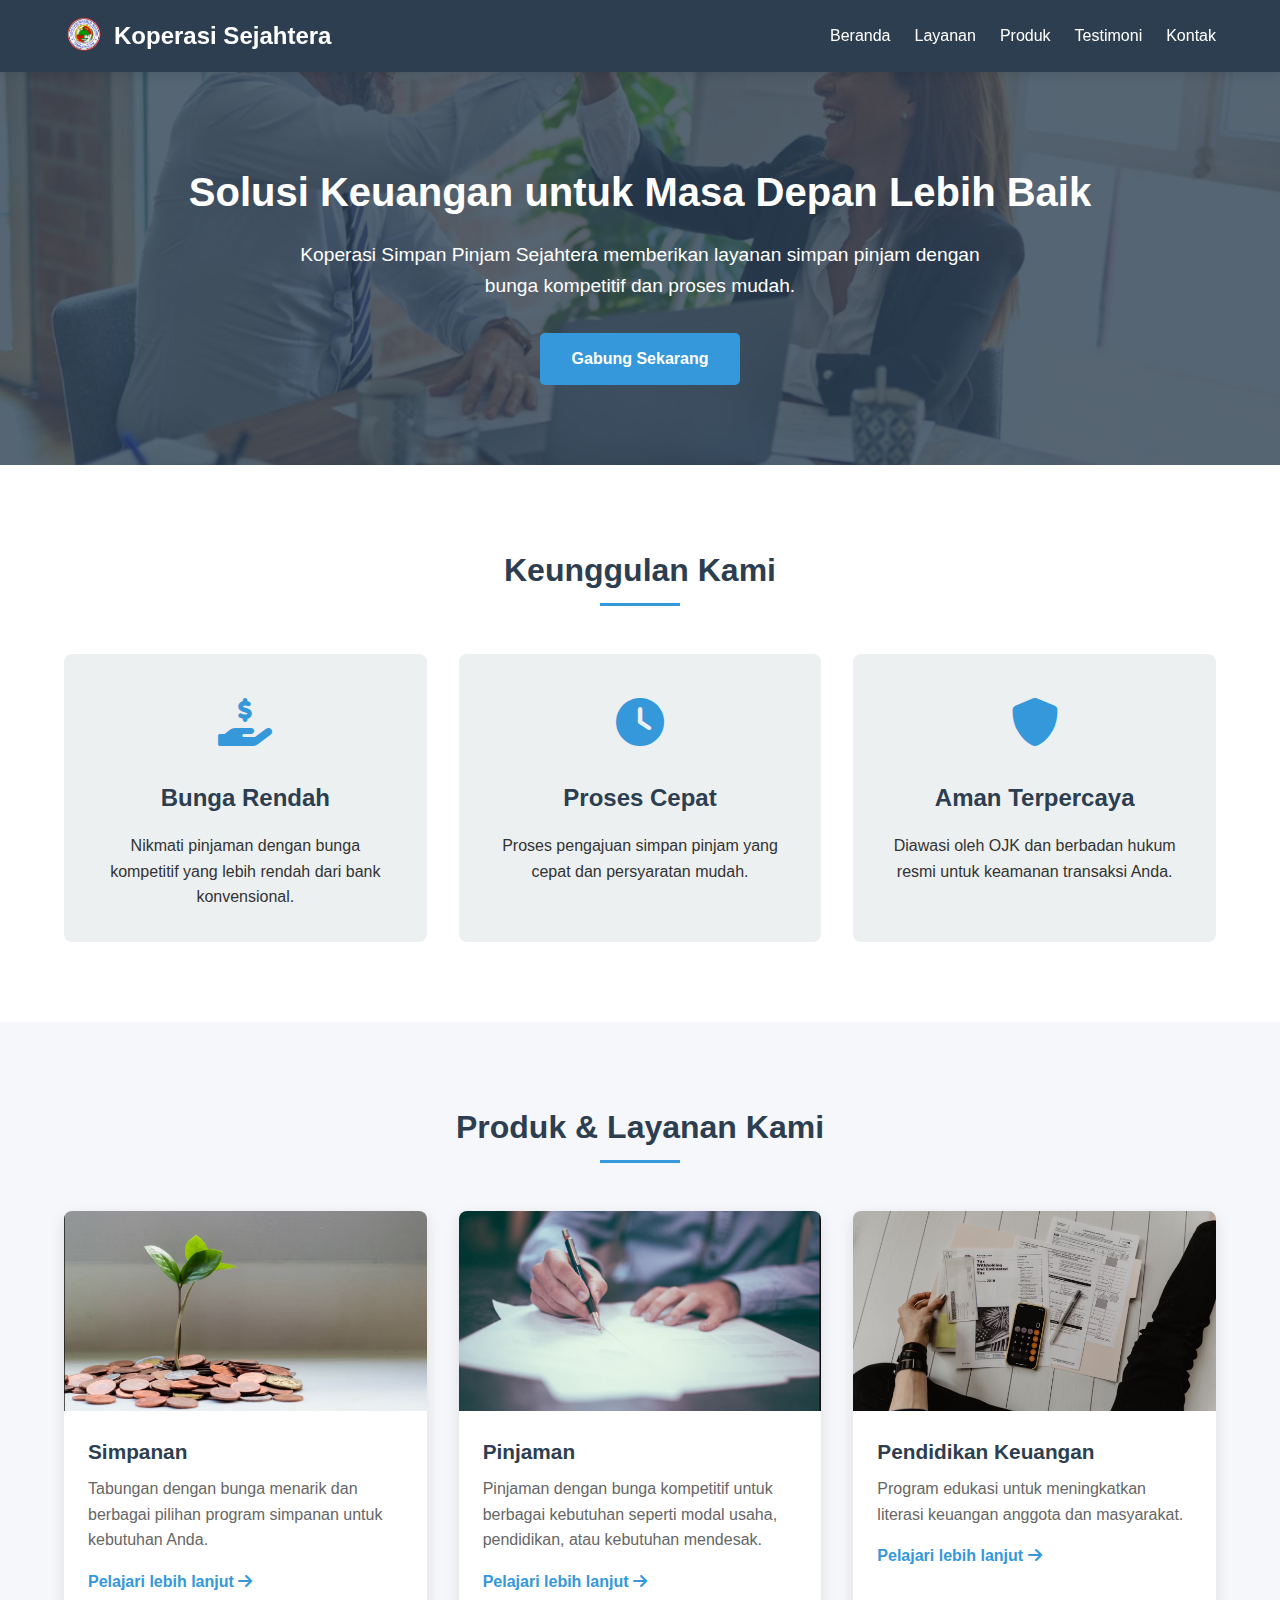
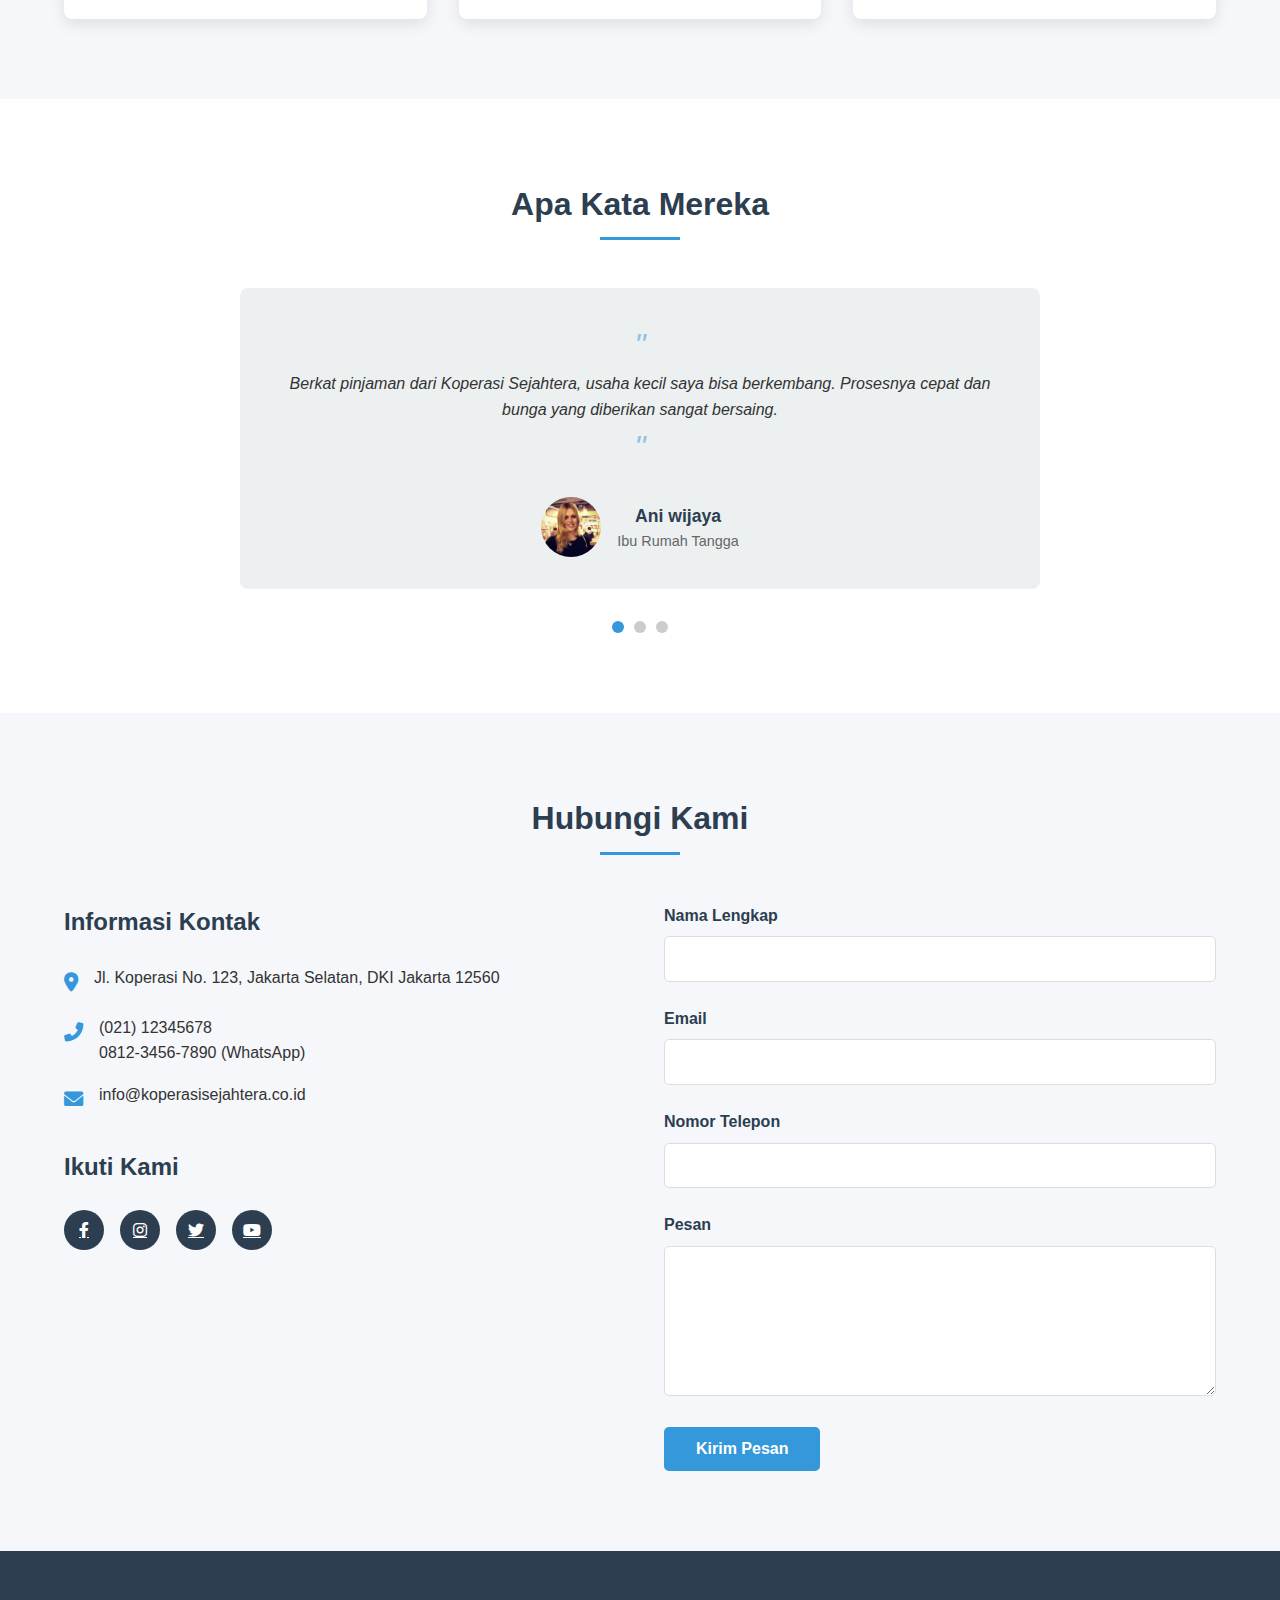
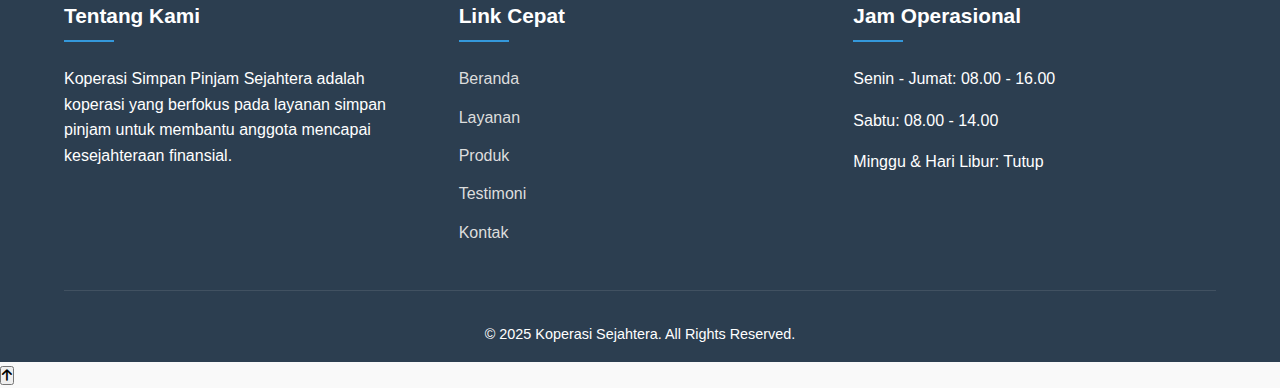
<file: index.html>
<!DOCTYPE html>
<html lang="id">
<head>
    <meta charset="UTF-8">
    <meta name="viewport" content="width=device-width, initial-scale=1.0">
    <title>Koperasi Simpan Pinjam Sejahtera</title>
    <link rel="stylesheet" href="https://cdnjs.cloudflare.com/ajax/libs/font-awesome/6.0.0-beta3/css/all.min.css">
    <link rel="stylesheet" href="css/style.css">
    
</head>
<body>
    <!-- Header -->
    <header>
        <div class="container header-container">
            <div class="logo">
                <img src="images/logokmm.png" alt="Logo Koperasi">
                <h1>Koperasi Sejahtera</h1>
            </div>
            <button class="mobile-menu-btn" id="mobileMenuBtn">
                <i class="fas fa-bars"></i>
            </button>
            <nav id="mainNav">
                <ul>
                    <li><a href="#home">Beranda</a></li>    
                    <li><a href="#features">Layanan</a></li>
                    <li><a href="#services">Produk</a></li>
                    <li><a href="#testimonials">Testimoni</a></li>
                    <li><a href="#contact">Kontak</a></li>
                    
                </ul>
            </nav>
        </div>
    </header>

   <!-- Hero Section -->

<section class="hero" id="home">
  <div class="hero-image-container">
    <img 
      src="images/background.png" 
      srcset="images/background-mobile.png 768w, images/background.png 1200w"
      sizes="(max-width: 768px) 768px, 1200px"
      alt="KSP Sejahtera - Solusi Keuangan" 
      class="hero-image"
      loading="lazy"
    >
    <div class="hero-overlay"></div>
  </div>
  <div class="container hero-content">
    <h2>Solusi Keuangan untuk Masa Depan Lebih Baik</h2>
    <p>Koperasi Simpan Pinjam Sejahtera memberikan layanan simpan pinjam dengan bunga kompetitif dan proses mudah.</p>
    <a href="#contact" class="cta-button" aria-label="Gabung Sekarang">Gabung Sekarang</a>
  </div>
</section>

    <!-- Features Section -->
    <section class="features" id="features">
        <div class="container">
            <div class="section-title">
                <h2>Keunggulan Kami</h2>
            </div>
            <div class="features-grid">
                <div class="feature-card">
                    <div class="feature-icon">
                        <i class="fas fa-hand-holding-usd"></i>
                    </div>
                    <h3>Bunga Rendah</h3>
                    <p>Nikmati pinjaman dengan bunga kompetitif yang lebih rendah dari bank konvensional.</p>
                </div>
                <div class="feature-card">
                    <div class="feature-icon">
                        <i class="fas fa-clock"></i>
                    </div>
                    <h3>Proses Cepat</h3>
                    <p>Proses pengajuan simpan pinjam yang cepat dan persyaratan mudah.</p>
                </div>
                <div class="feature-card">
                    <div class="feature-icon">
                        <i class="fas fa-shield-alt"></i>
                    </div>
                    <h3>Aman Terpercaya</h3>
                    <p>Diawasi oleh OJK dan berbadan hukum resmi untuk keamanan transaksi Anda.</p>
                </div>
            </div>
        </div>
    </section>

    <!-- Services Section -->
    <section class="services" id="services">
        <div class="container">
            <div class="section-title">
                <h2>Produk & Layanan Kami</h2>
            </div>
            <div class="services-grid">
                <div class="service-card">
                    <div class="service-img">
                        <img src="images/simpanan.png" alt="Simpanan">
                    </div>
                    <div class="service-content">
                        <h3>Simpanan</h3>
                        <p>Tabungan dengan bunga menarik dan berbagai pilihan program simpanan untuk kebutuhan Anda.</p>
                        <a href="simpanan.html" class="learn-more">Pelajari lebih lanjut <i class="fas fa-arrow-right"></i></a>
                    </div>
                </div>
                <div class="service-card">
                    <div class="service-img">
                        <img src="images/pinjaman.png" alt="Pinjaman">
                    </div>
                    <div class="service-content">
                        <h3>Pinjaman</h3>
                        <p>Pinjaman dengan bunga kompetitif untuk berbagai kebutuhan seperti modal usaha, pendidikan, atau kebutuhan mendesak.</p>
                        <a href="pinjaman.html" class="learn-more">Pelajari lebih lanjut <i class="fas fa-arrow-right"></i></a>
                    </div>
                </div>
                <div class="service-card">
                    <div class="service-img">
                        <img src="images/pendidikan.png" alt="Pendidikan">
                    </div>
                    <div class="service-content">
                        <h3>Pendidikan Keuangan</h3>
                        <p>Program edukasi untuk meningkatkan literasi keuangan anggota dan masyarakat.</p>
                        <a href="pendidikan.html" class="learn-more">Pelajari lebih lanjut <i class="fas fa-arrow-right"></i></a>
                    </div>
                </div>
                
            </div>
        </div>

    </section>

    <!-- Testimonials Section -->
    <section class="testimonials" id="testimonials">
        <div class="container">
            <div class="section-title">
                <h2>Apa Kata Mereka</h2>
            </div>
            <div class="testimonial-slider">
                <div class="testimonial active">
                    <div class="testimonial-text">
                        <p>Berkat pinjaman dari Koperasi Sejahtera, usaha kecil saya bisa berkembang. Prosesnya cepat dan bunga yang diberikan sangat bersaing.</p>
                    </div>
                    <div class="testimonial-author">
                        <div class="author-img">
                            <img src="images/ani.jpg" alt="ani">
                        </div>
                        <div class="author-info">
                            <h4>Ani wijaya</h4>
                            <p>Ibu Rumah Tangga</p>
                        </div>
                    </div>
                </div>
                <div class="testimonial">
                    <div class="testimonial-text">
                        <p>Saya sangat puas dengan layanan simpanan di koperasi ini. Bunganya lebih tinggi dari bank dan prosesnya sangat mudah.</p>
                    </div>
                    <div class="testimonial-author">
                        <div class="author-img">
                            <img src="images/budi.jpg" alt="Budi Santoso">
                        </div>
                        <div class="author-info">
                            <h4>Budi Santoso</h4>
                            <p>Pengusaha Kecil</p>
                        </div>
                    </div>
                </div>
                <div class="testimonial">
                    <div class="testimonial-text">
                        <p>Pelayanan yang ramah dan profesional. Saya bisa mengajukan pinjaman pendidikan untuk anak saya dengan mudah.</p>
                    </div>
                    <div class="testimonial-author">
                        <div class="author-img">
                            <img src="images/dewi.jpg" alt="Dewi Lestari">
                        </div>
                        <div class="author-info">
                            <h4>Dewi Lestari</h4>
                            <p>Guru</p>
                        </div>
                    </div>
                </div>
                <div class="slider-controls">
                    <div class="slider-dot active" data-slide="0"></div>
                    <div class="slider-dot" data-slide="1"></div>
                    <div class="slider-dot" data-slide="2"></div>
                </div>
            </div>
        </div>
    </section>

    <!-- Contact Section -->
    <section class="contact" id="contact">
        <div class="container">
            <div class="section-title">
                <h2>Hubungi Kami</h2>
            </div>
            <div class="contact-container">
                <div class="contact-info">
                    <h3>Informasi Kontak</h3>
                    <div class="contact-details">
                        <div class="contact-item">
                            <div class="contact-icon">
                                <i class="fas fa-map-marker-alt"></i>
                            </div>
                            <div>
                                <p>Jl. Koperasi No. 123, Jakarta Selatan, DKI Jakarta 12560</p>
                            </div>
                        </div>
                        <div class="contact-item">
                            <div class="contact-icon">
                                <i class="fas fa-phone-alt"></i>
                            </div>
                            <div>
                                <p>(021) 12345678</p>
                                <p>0812-3456-7890 (WhatsApp)</p>
                            </div>
                        </div>
                        <div class="contact-item">
                            <div class="contact-icon">
                                <i class="fas fa-envelope"></i>
                            </div>
                            <div>
                                <p>info@koperasisejahtera.co.id</p>
                            </div>
                        </div>
                    </div>
                    <h3>Ikuti Kami</h3>
                    <div class="social-links">
                        <a href="#" class="social-link"><i class="fab fa-facebook-f"></i></a>
                        <a href="#" class="social-link"><i class="fab fa-instagram"></i></a>
                        <a href="#" class="social-link"><i class="fab fa-twitter"></i></a>
                        <a href="#" class="social-link"><i class="fab fa-youtube"></i></a>
                    </div>
                </div>
                <div class="contact-form">
                    <form id="contactForm">
                        <div class="form-group">
                            <label for="name">Nama Lengkap</label>
                            <input type="text" id="name" name="name" required>
                        </div>
                        <div class="form-group">
                            <label for="email">Email</label>
                            <input type="email" id="email" name="email" required>
                        </div>
                        <div class="form-group">
                            <label for="phone">Nomor Telepon</label>
                            <input type="tel" id="phone" name="phone" required>
                        </div>
                        <div class="form-group">
                            <label for="message">Pesan</label>
                            <textarea id="message" name="message" required></textarea>
                        </div>
                        <div class="submit-btn-container"> 
                        <button type="submit" class="submit-btn">Kirim Pesan</button>
                        </div>
                    </form>
                </div>
            </div>
        </div>
    </section>

    <!-- Footer -->
    <footer>
        <div class="container">
            <div class="footer-container">
                <div class="footer-col">
                    <h3>Tentang Kami</h3>
                    <p>Koperasi Simpan Pinjam Sejahtera adalah koperasi yang berfokus pada layanan simpan pinjam untuk membantu anggota mencapai kesejahteraan finansial.</p>
                </div>
                <div class="footer-col">
                    <h3>Link Cepat</h3>
                    <ul class="footer-links">
                        <li><a href="#home">Beranda</a></li>
                        <li><a href="#features">Layanan</a></li>
                        <li><a href="#services">Produk</a></li>
                        <li><a href="#testimonials">Testimoni</a></li>
                        <li><a href="#contact">Kontak</a></li>
                    </ul>
                </div>
                <div class="footer-col">
                    <h3>Jam Operasional</h3>
                    <p>Senin - Jumat: 08.00 - 16.00</p>
                    <p>Sabtu: 08.00 - 14.00</p>
                    <p>Minggu & Hari Libur: Tutup</p>
                </div>
            </div>
           <div class="copyright">© 2025 Koperasi Sejahtera. All Rights Reserved.</div>

        </div>
    </footer>

    <script src="js/script.js"></script>
    <script src="js/pages.js"></script>
</body>
</html>
</file>
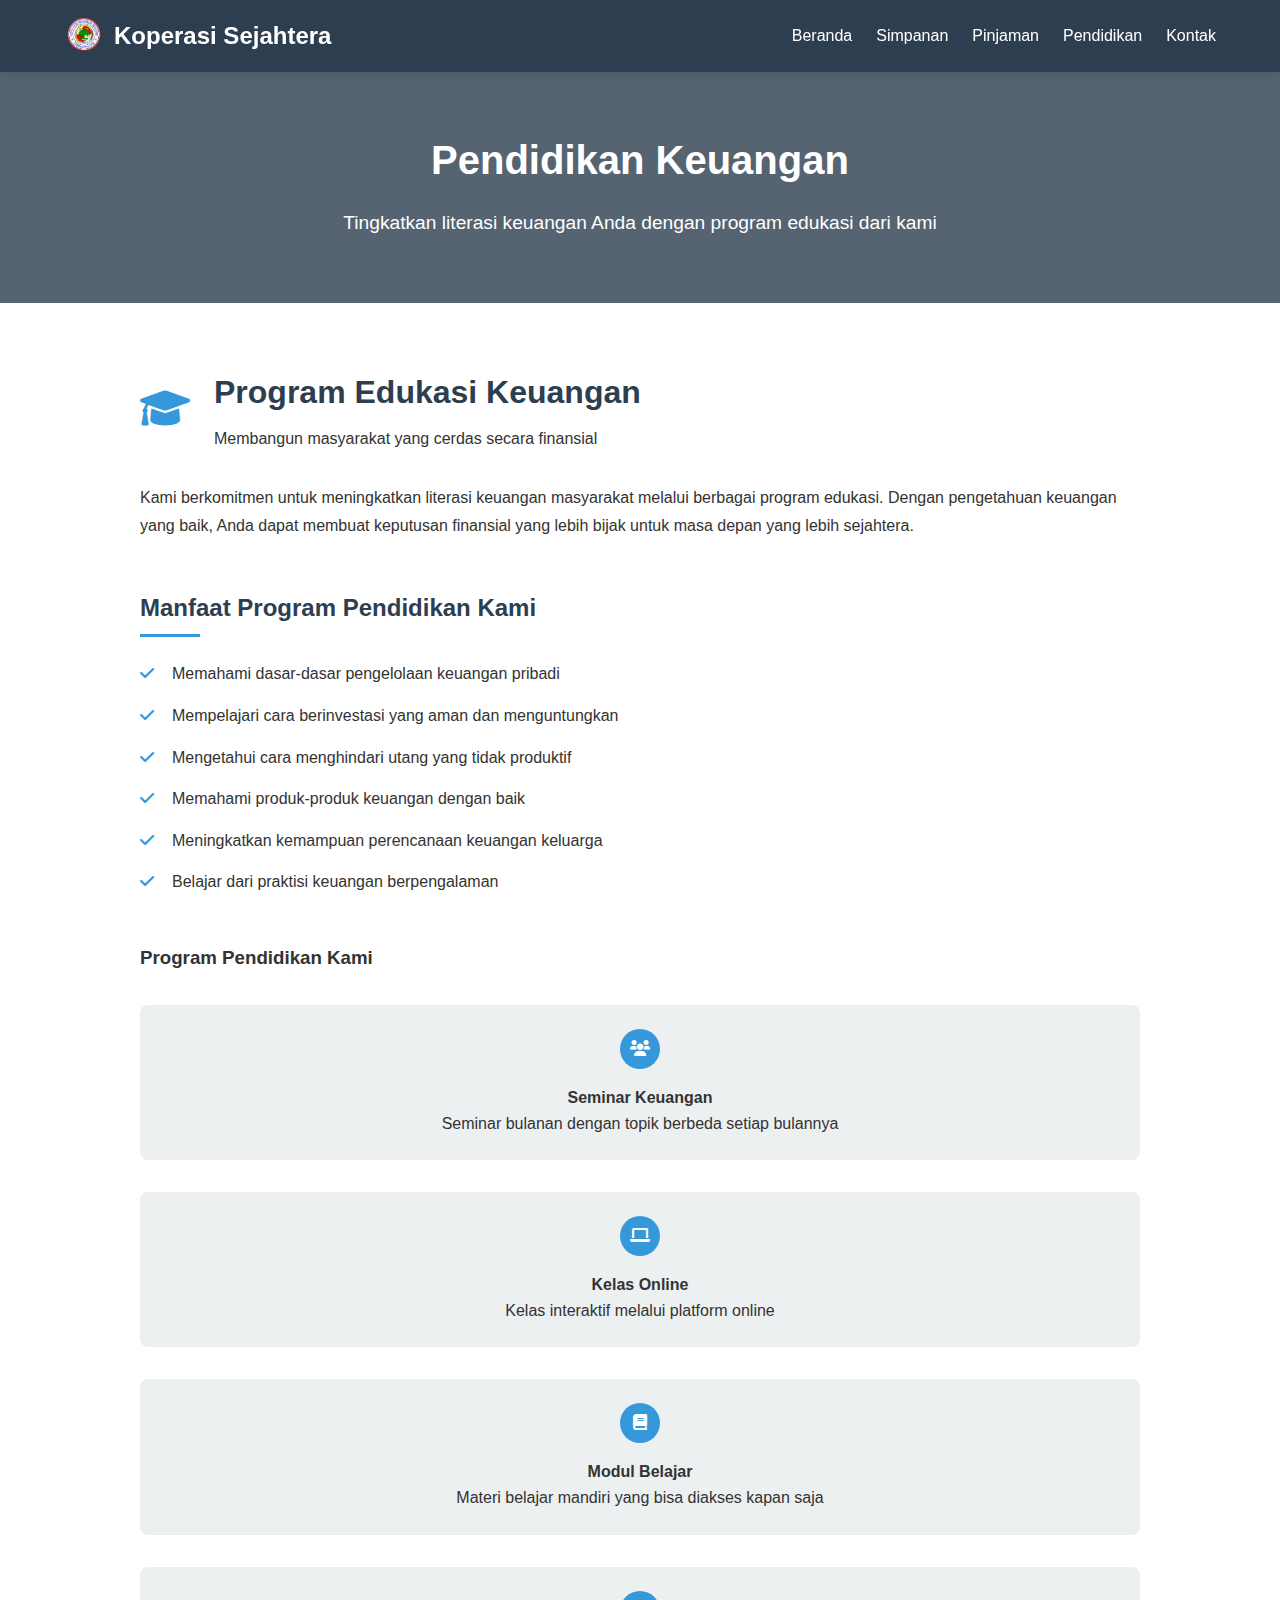
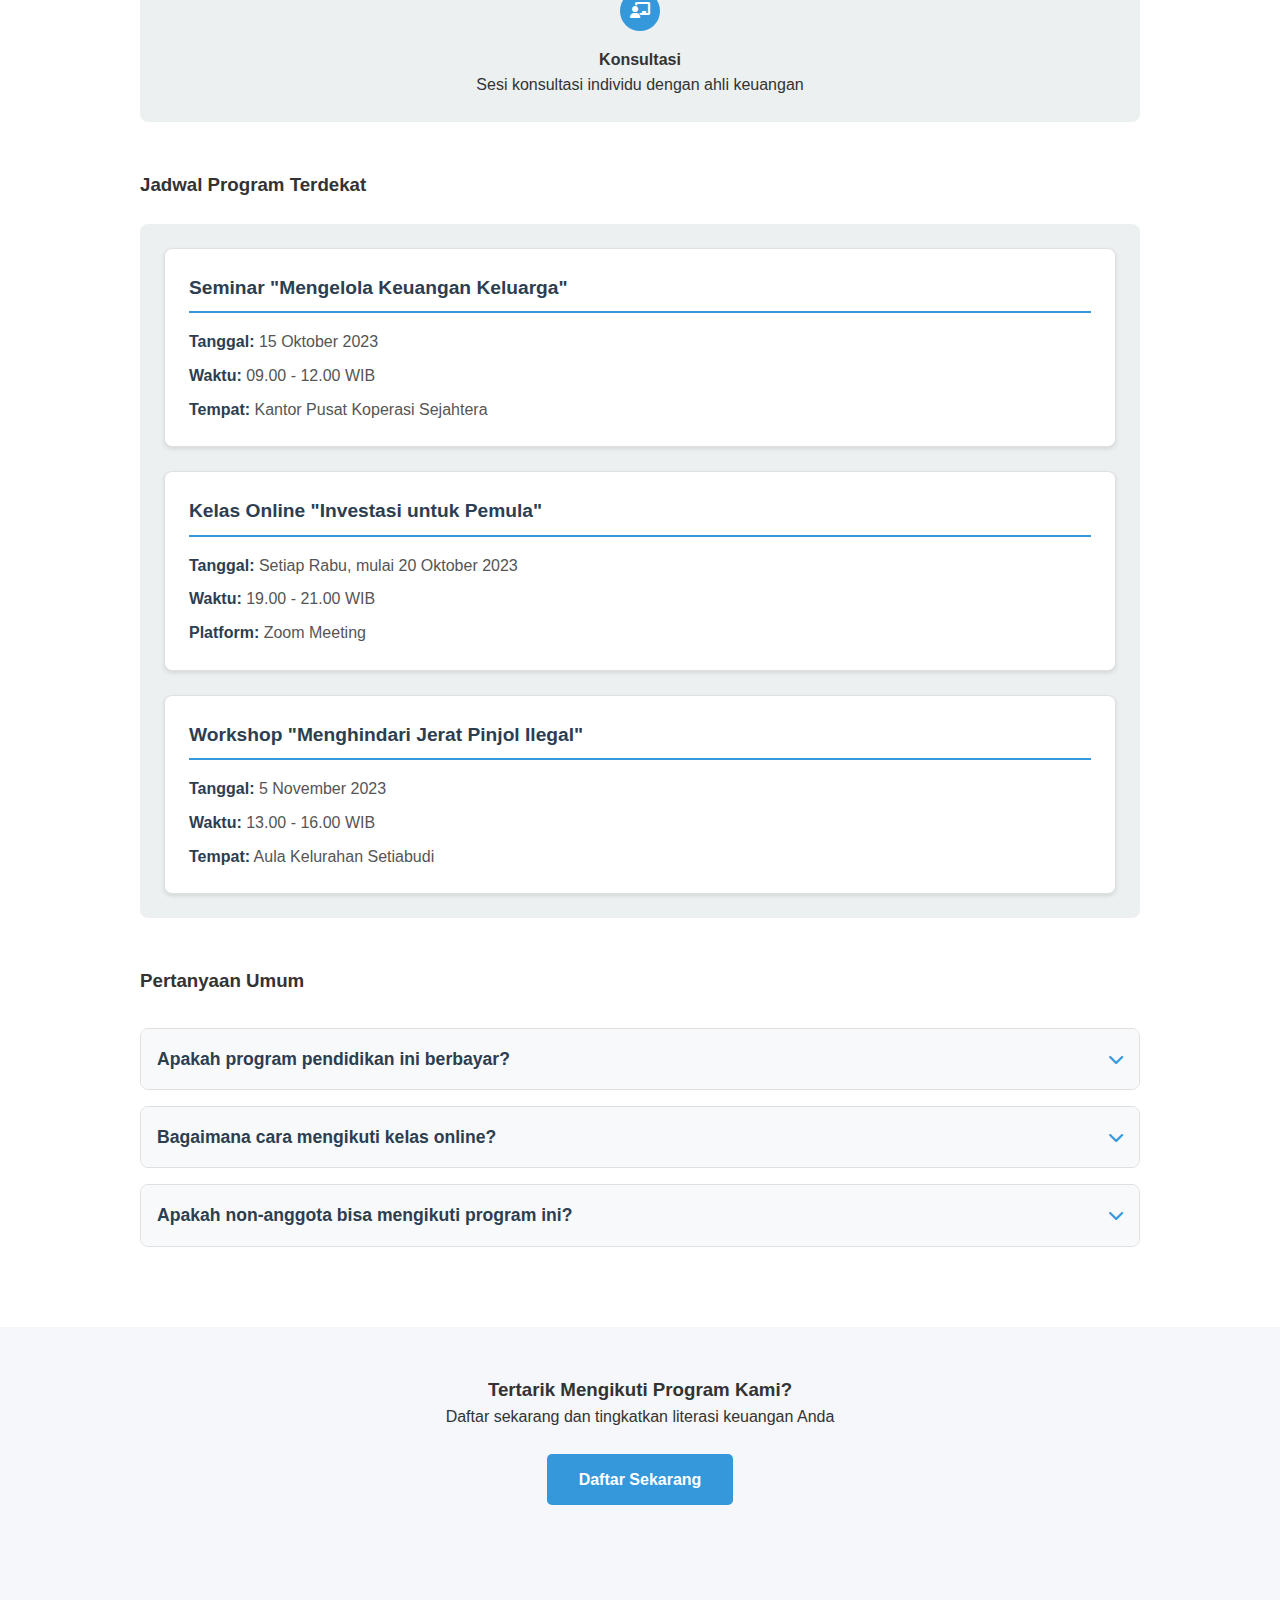
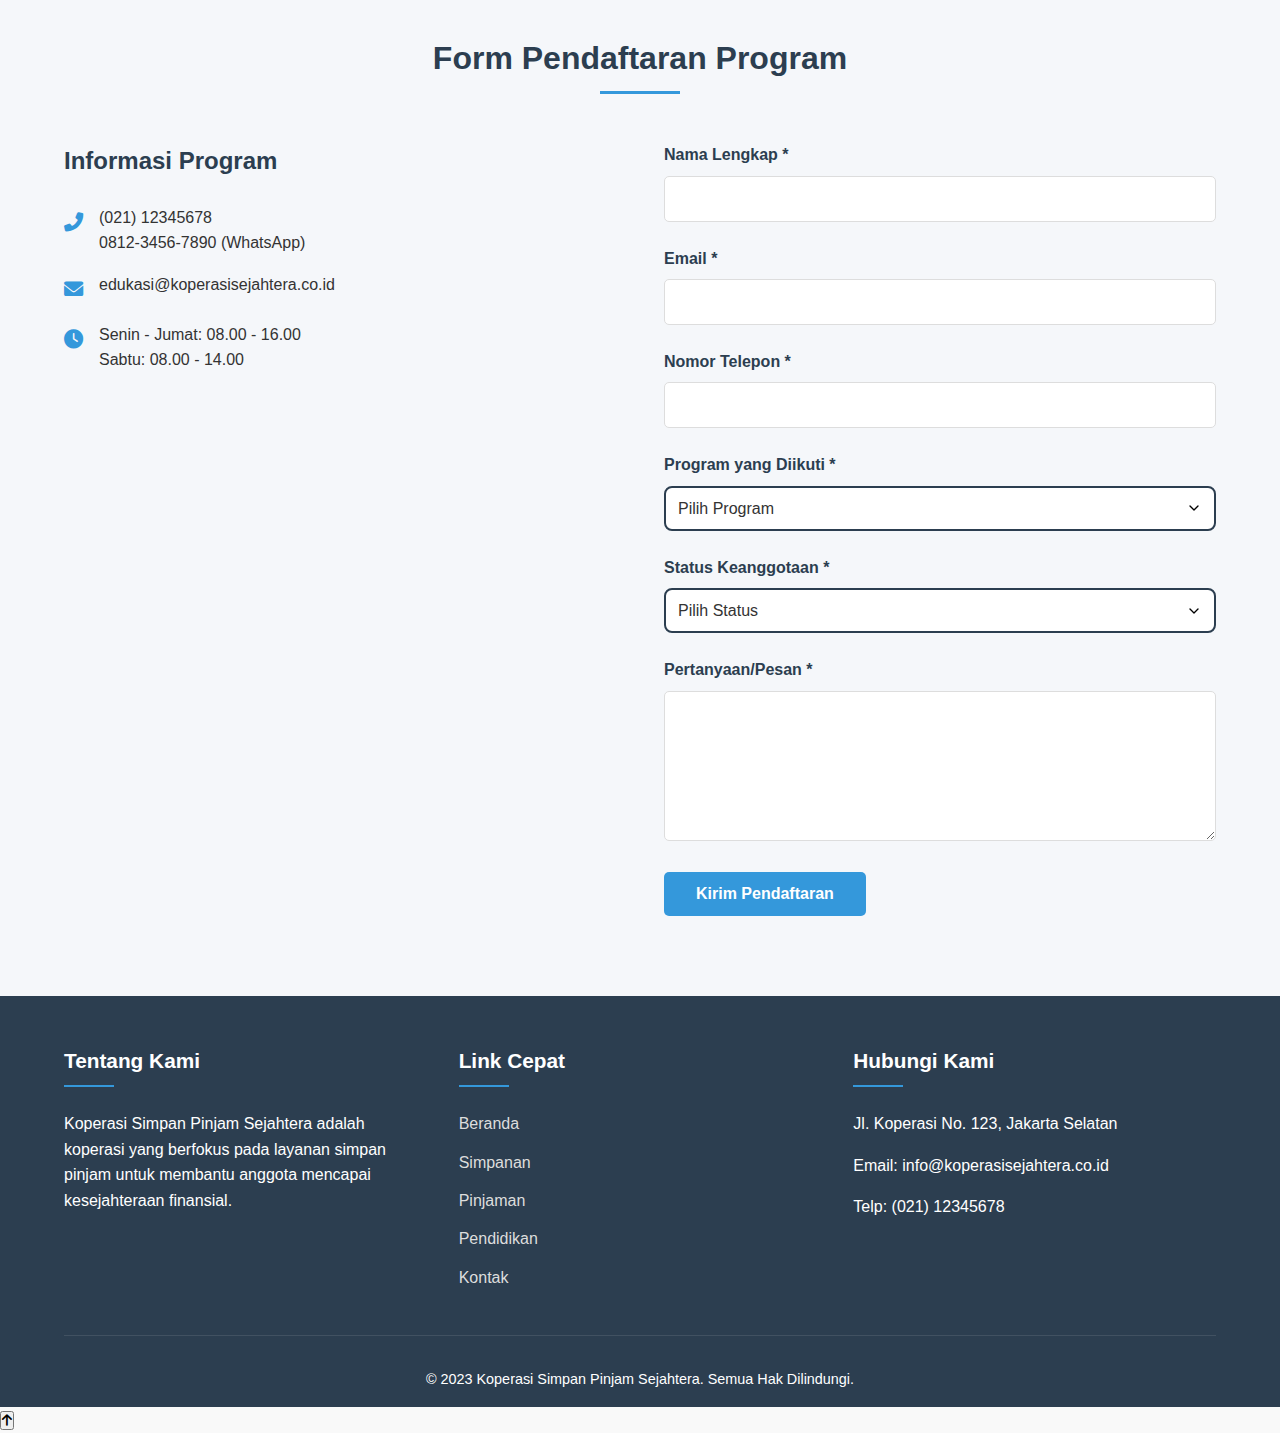
<file: pendidikan.html>
<!DOCTYPE html>
<html lang="id">
<head>
    <meta charset="UTF-8">
    <meta name="viewport" content="width=device-width, initial-scale=1.0">
    <title>Pendidikan Keuangan - Koperasi Sejahtera</title>
    <link rel="stylesheet" href="https://cdnjs.cloudflare.com/ajax/libs/font-awesome/6.0.0-beta3/css/all.min.css">
    <link rel="stylesheet" href="css/style.css">
    <link rel="stylesheet" href="css/pages.css">
</head>
<body>
    <!-- Header -->
    <header>
        <div class="container header-container">
            <div class="logo">
                <img src="images/logokmm.png" alt="Logo Koperasi">
                <h1>Koperasi Sejahtera</h1>
            </div>
            <button class="mobile-menu-btn" id="mobileMenuBtn">
                <i class="fas fa-bars"></i>
            </button>
            <nav id="mainNav">
                <ul>
                    <li><a href="index.html">Beranda</a></li>
                    <li><a href="simpanan.html">Simpanan</a></li>
                    <li><a href="pinjaman.html">Pinjaman</a></li>
                    <li><a href="pendidikan.html" class="active">Pendidikan</a></li>
                    <li><a href="index.html#contact">Kontak</a></li>
                </ul>
            </nav>
        </div>
    </header>

    <!-- Hero Section -->
    <section class="page-hero">
        <div class="container">
            <h1>Pendidikan Keuangan</h1>
            <p>Tingkatkan literasi keuangan Anda dengan program edukasi dari kami</p>
        </div>
    </section>

    <!-- Product Content -->
    <section class="page-content">
        <div class="container product-detail">
            <div class="product-header">
                <div class="product-icon">
                    <i class="fas fa-graduation-cap"></i>
                </div>
                <div class="product-info">
                    <h2>Program Edukasi Keuangan</h2>
                    <p>Membangun masyarakat yang cerdas secara finansial</p>
                </div>
            </div>

            <div class="product-description">
                <p>Kami berkomitmen untuk meningkatkan literasi keuangan masyarakat melalui berbagai program edukasi. Dengan pengetahuan keuangan yang baik, Anda dapat membuat keputusan finansial yang lebih bijak untuk masa depan yang lebih sejahtera.</p>
            </div>

            <div class="benefits">
                <h3>Manfaat Program Pendidikan Kami</h3>
                <ul class="benefit-list">
                    <li>Memahami dasar-dasar pengelolaan keuangan pribadi</li>
                    <li>Mempelajari cara berinvestasi yang aman dan menguntungkan</li>
                    <li>Mengetahui cara menghindari utang yang tidak produktif</li>
                    <li>Memahami produk-produk keuangan dengan baik</li>
                    <li>Meningkatkan kemampuan perencanaan keuangan keluarga</li>
                    <li>Belajar dari praktisi keuangan berpengalaman</li>
                </ul>
            </div>

            <div class="how-it-works">
                <h3>Program Pendidikan Kami</h3>
                <div class="steps">
                    <div class="step">
                        <div class="step-number">
                            <i class="fas fa-users"></i>
                        </div>
                        <h4>Seminar Keuangan</h4>
                        <p>Seminar bulanan dengan topik berbeda setiap bulannya</p>
                    </div>
                    <div class="step">
                        <div class="step-number">
                            <i class="fas fa-laptop"></i>
                        </div>
                        <h4>Kelas Online</h4>
                        <p>Kelas interaktif melalui platform online</p>
                    </div>
                    <div class="step">
                        <div class="step-number">
                            <i class="fas fa-book"></i>
                        </div>
                        <h4>Modul Belajar</h4>
                        <p>Materi belajar mandiri yang bisa diakses kapan saja</p>
                    </div>
                    <div class="step">
                        <div class="step-number">
                            <i class="fas fa-chalkboard-teacher"></i>
                        </div>
                        <h4>Konsultasi</h4>
                        <p>Sesi konsultasi individu dengan ahli keuangan</p>
                    </div>
                </div>
            </div>

            <div class="requirements">
                <h3>Jadwal Program Terdekat</h3>
                <div class="requirement-list">
                    <div class="schedule-item">
                        <h4>Seminar "Mengelola Keuangan Keluarga"</h4>
                        <p><strong>Tanggal:</strong> 15 Oktober 2023</p>
                        <p><strong>Waktu:</strong> 09.00 - 12.00 WIB</p>
                        <p><strong>Tempat:</strong> Kantor Pusat Koperasi Sejahtera</p>
                    </div>
                    <div class="schedule-item">
                        <h4>Kelas Online "Investasi untuk Pemula"</h4>
                        <p><strong>Tanggal:</strong> Setiap Rabu, mulai 20 Oktober 2023</p>
                        <p><strong>Waktu:</strong> 19.00 - 21.00 WIB</p>
                        <p><strong>Platform:</strong> Zoom Meeting</p>
                    </div>
                    <div class="schedule-item">
                        <h4>Workshop "Menghindari Jerat Pinjol Ilegal"</h4>
                        <p><strong>Tanggal:</strong> 5 November 2023</p>
                        <p><strong>Waktu:</strong> 13.00 - 16.00 WIB</p>
                        <p><strong>Tempat:</strong> Aula Kelurahan Setiabudi</p>
                    </div>
                </div>
            </div>

            <div class="faq">
                <h3>Pertanyaan Umum</h3>
                <div class="accordion">
                    <div class="accordion-item">
                        <div class="accordion-header">
                            <h4>Apakah program pendidikan ini berbayar?</h4>
                            <i class="fas fa-chevron-down"></i>
                        </div>
                        <div class="accordion-content">
                            <p>Sebagian besar program kami gratis untuk anggota koperasi. Untuk program khusus atau kelas premium mungkin ada biaya partisipasi yang sangat terjangkau. Informasi biaya akan selalu disebutkan secara jelas di setiap pengumuman program.</p>
                        </div>
                    </div>
                    <div class="accordion-item">
                        <div class="accordion-header">
                            <h4>Bagaimana cara mengikuti kelas online?</h4>
                            <i class="fas fa-chevron-down"></i>
                        </div>
                        <div class="accordion-content">
                            <p>Setelah mendaftar, Anda akan menerima email konfirmasi yang berisi link Zoom Meeting dan panduan teknis. Anda bisa mengikuti kelas melalui komputer, tablet, atau smartphone dengan koneksi internet yang stabil.</p>
                        </div>
                    </div>
                    <div class="accordion-item">
                        <div class="accordion-header">
                            <h4>Apakah non-anggota bisa mengikuti program ini?</h4>
                            <i class="fas fa-chevron-down"></i>
                        </div>
                        <div class="accordion-content">
                            <p>Ya, program pendidikan kami terbuka untuk umum. Namun anggota koperasi akan mendapatkan prioritas pendaftaran dan beberapa benefit tambahan seperti modul eksklusif dan diskon untuk program berbayar.</p>
                        </div>
                    </div>
                </div>
            </div>
        </div>
    </section>

    <!-- CTA Section -->
    <section class="page-cta">
        <div class="container">
            <h3>Tertarik Mengikuti Program Kami?</h3>
            <p>Daftar sekarang dan tingkatkan literasi keuangan Anda</p>
            <a href="#form-section" class="cta-button">Daftar Sekarang</a>
        </div>
    </section>

    <!-- Form Section -->
    <section class="contact" id="form-section">
        <div class="container">
            <div class="section-title">
                <h2>Form Pendaftaran Program</h2>
            </div>
            <div class="contact-container">
                <div class="contact-info">
                    <h3>Informasi Program</h3>
                    <div class="contact-details">
                        <div class="contact-item">
                            <div class="contact-icon">
                                <i class="fas fa-phone-alt"></i>
                            </div>
                            <div>
                                <p>(021) 12345678</p>
                                <p>0812-3456-7890 (WhatsApp)</p>
                            </div>
                        </div>
                        <div class="contact-item">
                            <div class="contact-icon">
                                <i class="fas fa-envelope"></i>
                            </div>
                            <div>
                                <p>edukasi@koperasisejahtera.co.id</p>
                            </div>
                        </div>
                        <div class="contact-item">
                            <div class="contact-icon">
                                <i class="fas fa-clock"></i>
                            </div>
                            <div>
                                <p>Senin - Jumat: 08.00 - 16.00</p>
                                <p>Sabtu: 08.00 - 14.00</p>
                            </div>
                        </div>
                    </div>
                </div>
                <div class="contact-form">
                    <form class="product-form">
                        <div class="form-group">
                            <label for="name">Nama Lengkap</label>
                            <input type="text" id="name" name="name" required>
                        </div>
                        <div class="form-group">
                            <label for="email">Email</label>
                            <input type="email" id="email" name="email" required>
                        </div>
                        <div class="form-group">
                            <label for="phone">Nomor Telepon</label>
                            <input type="tel" id="phone" name="phone" required>
                        </div>
                        <div class="form-group">
                            <label for="program">Program yang Diikuti</label>
                            <select id="program" name="program" required>
                                <option value="">Pilih Program</option>
                                <option value="seminar">Seminar "Mengelola Keuangan Keluarga" - 15 Oktober 2023</option>
                                <option value="kelas">Kelas Online "Investasi untuk Pemula" - Mulai 20 Oktober 2023</option>
                                <option value="workshop">Workshop "Menghindari Jerat Pinjol Ilegal" - 5 November 2023</option>
                                <option value="lainnya">Program Lainnya (akan diinfokan via email)</option>
                            </select>
                        </div>
                        <div class="form-group">
                            <label for="member">Status Keanggotaan</label>
                            <select id="member" name="member" required>
                                <option value="">Pilih Status</option>
                                <option value="anggota">Anggota Koperasi Sejahtera</option>
                                <option value="non-anggota">Bukan Anggota</option>
                            </select>
                        </div>
                        <div class="form-group">
                            <label for="message">Pertanyaan/Pesan</label>
                            <textarea id="message" name="message"></textarea>
                        </div>
                        <button type="submit" class="submit-btn">Kirim Pendaftaran</button>
                    </form>
                </div>
            </div>
        </div>
    </section>

    <!-- Footer -->
    <footer>
        <div class="container">
            <div class="footer-container">
                <div class="footer-col">
                    <h3>Tentang Kami</h3>
                    <p>Koperasi Simpan Pinjam Sejahtera adalah koperasi yang berfokus pada layanan simpan pinjam untuk membantu anggota mencapai kesejahteraan finansial.</p>
                </div>
                <div class="footer-col">
                    <h3>Link Cepat</h3>
                    <ul class="footer-links">
                        <li><a href="index.html">Beranda</a></li>
                        <li><a href="simpanan.html">Simpanan</a></li>
                        <li><a href="pinjaman.html">Pinjaman</a></li>
                        <li><a href="pendidikan.html">Pendidikan</a></li>
                        <li><a href="index.html#contact">Kontak</a></li>
                    </ul>
                </div>
                <div class="footer-col">
                    <h3>Hubungi Kami</h3>
                    <p>Jl. Koperasi No. 123, Jakarta Selatan</p>
                    <p>Email: info@koperasisejahtera.co.id</p>
                    <p>Telp: (021) 12345678</p>
                </div>
            </div>
            <div class="copyright">
                <p>&copy; 2023 Koperasi Simpan Pinjam Sejahtera. Semua Hak Dilindungi.</p>
            </div>
        </div>
    </footer>

    <script src="js/script.js"></script>
    <script src="js/pages.js"></script>
</body>
</html>
</file>
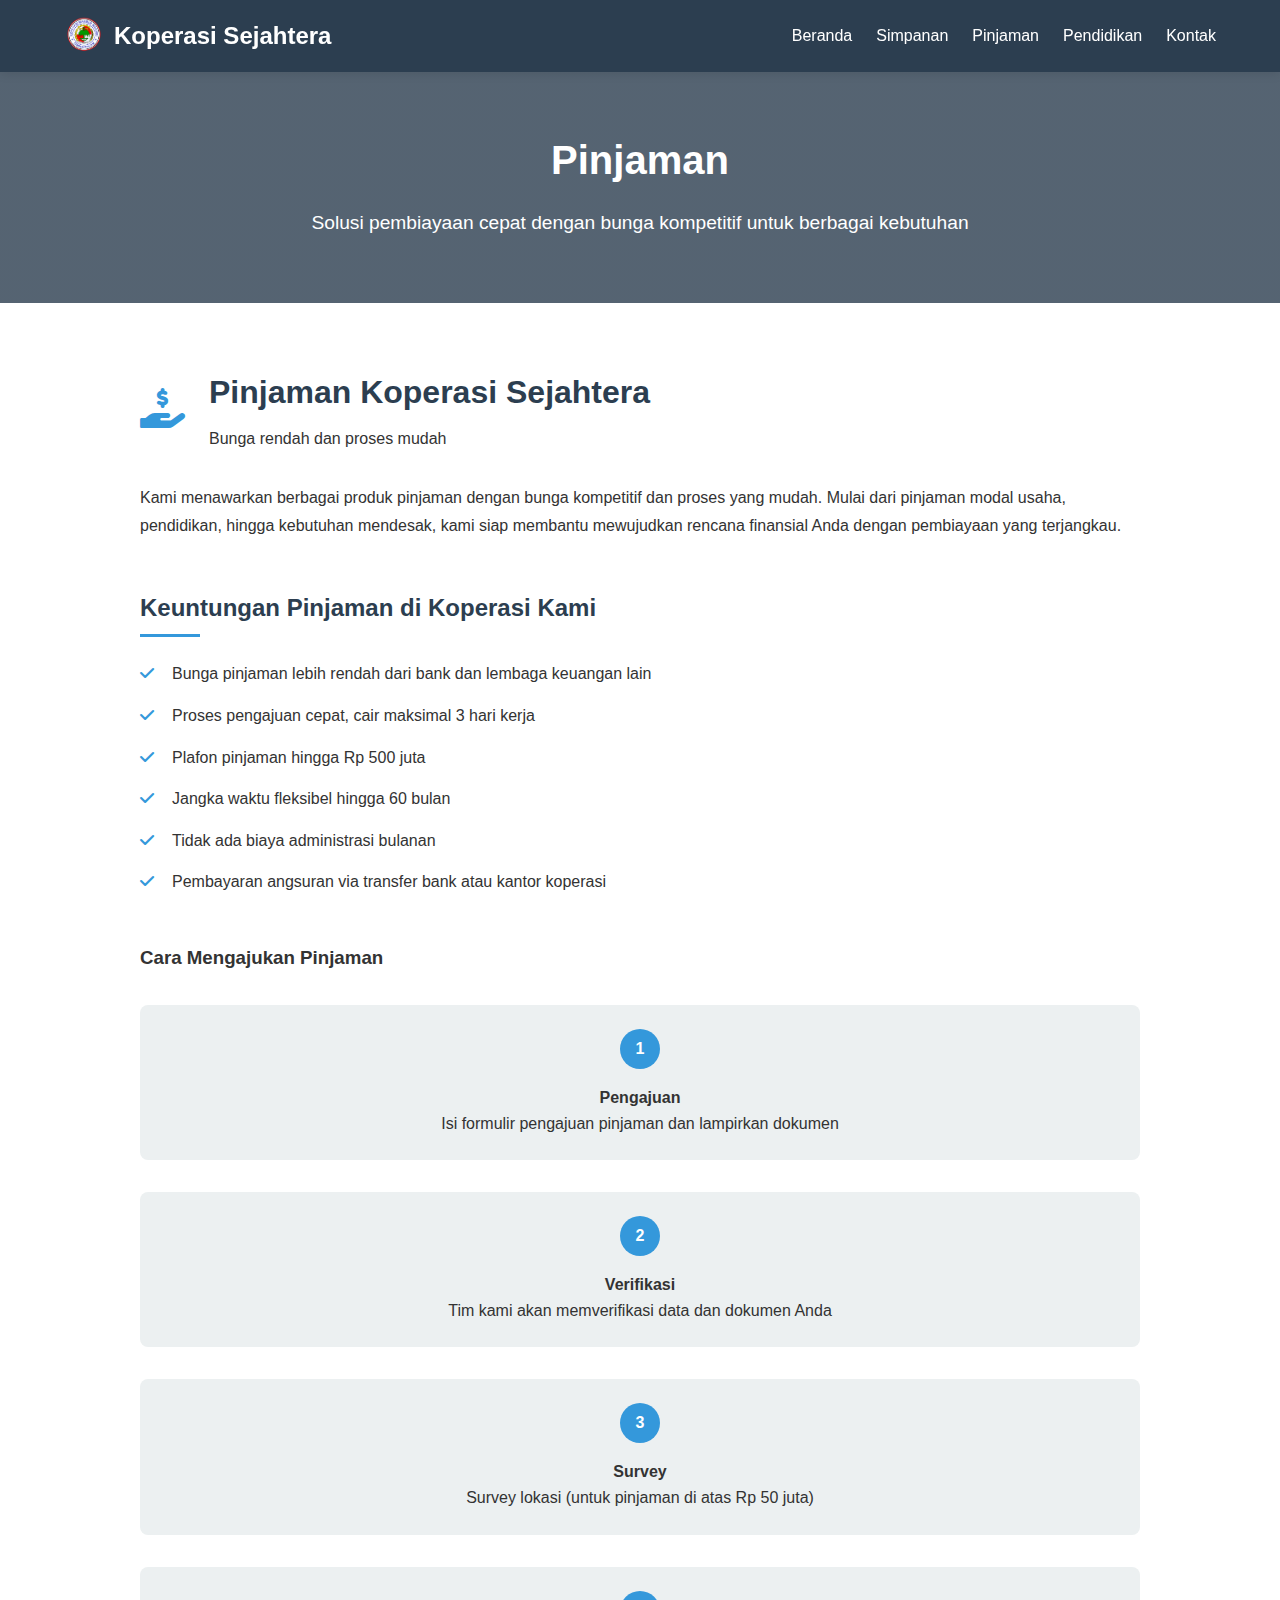
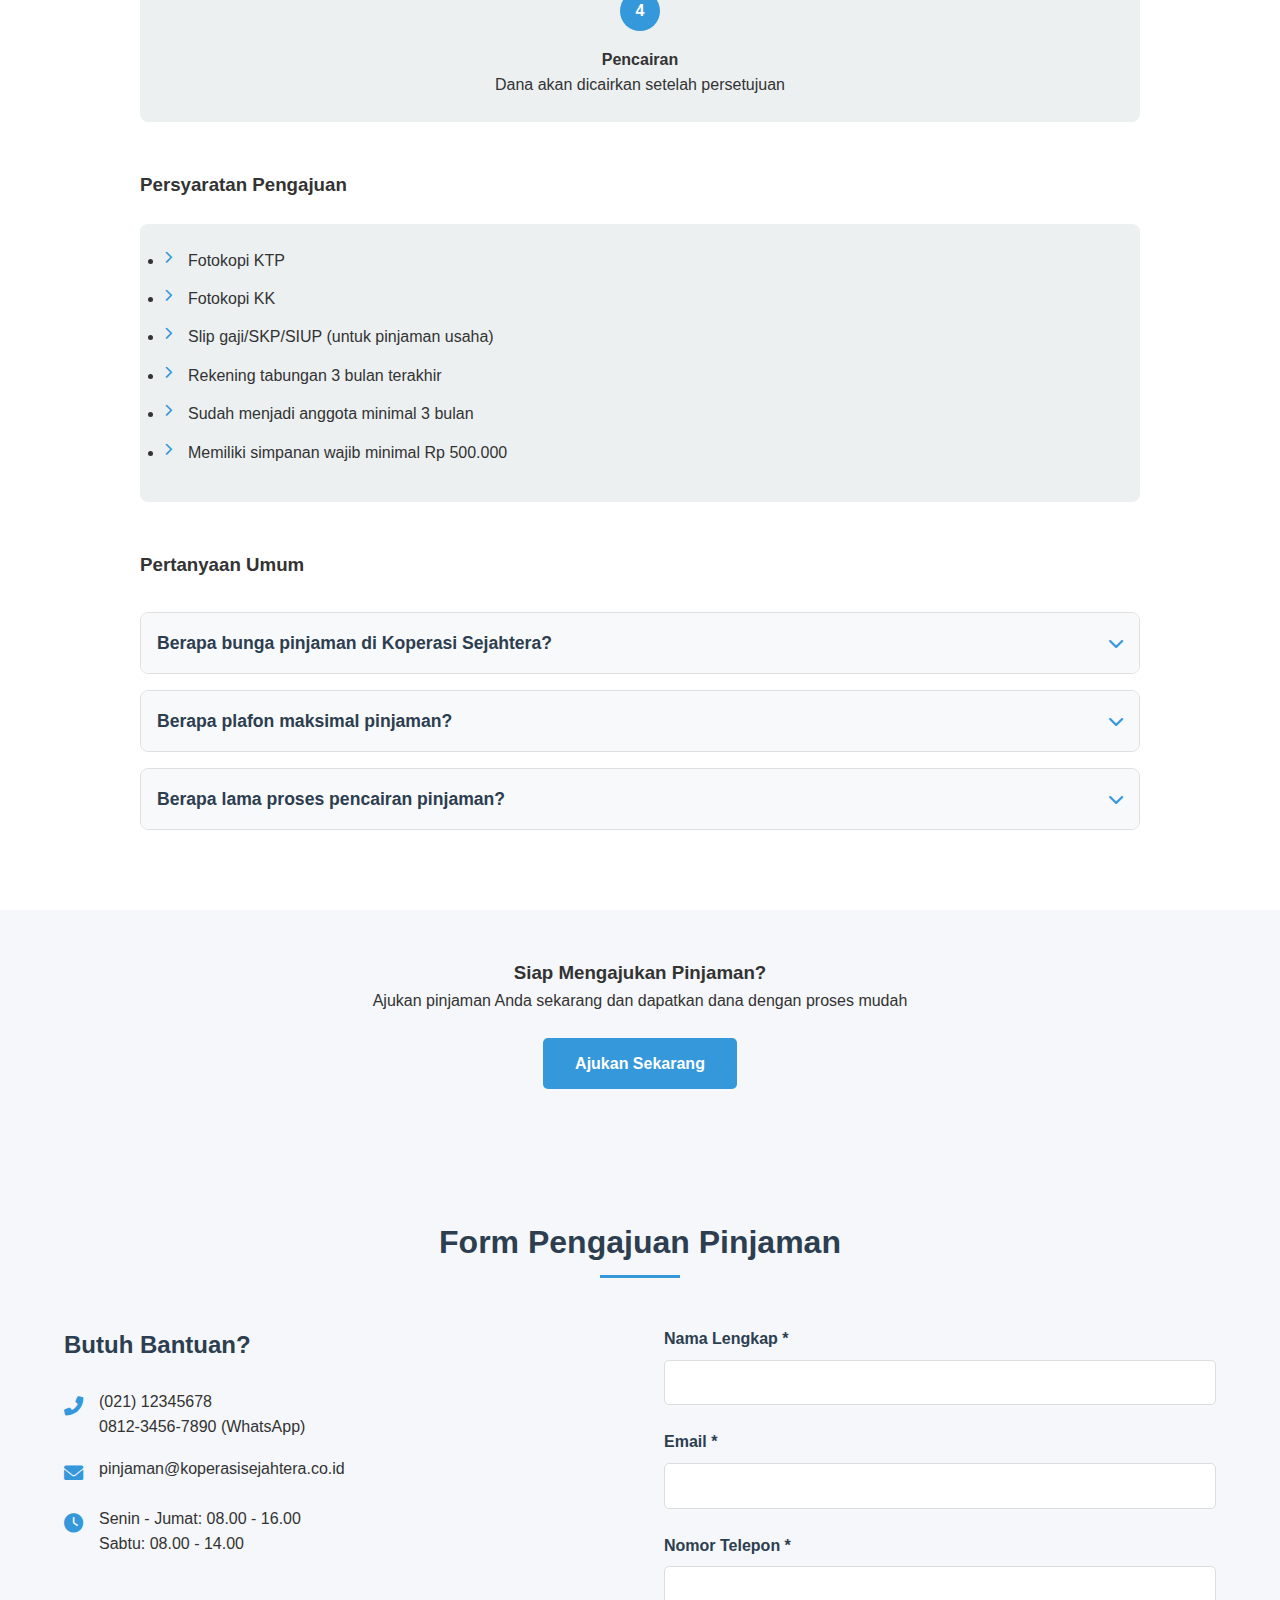
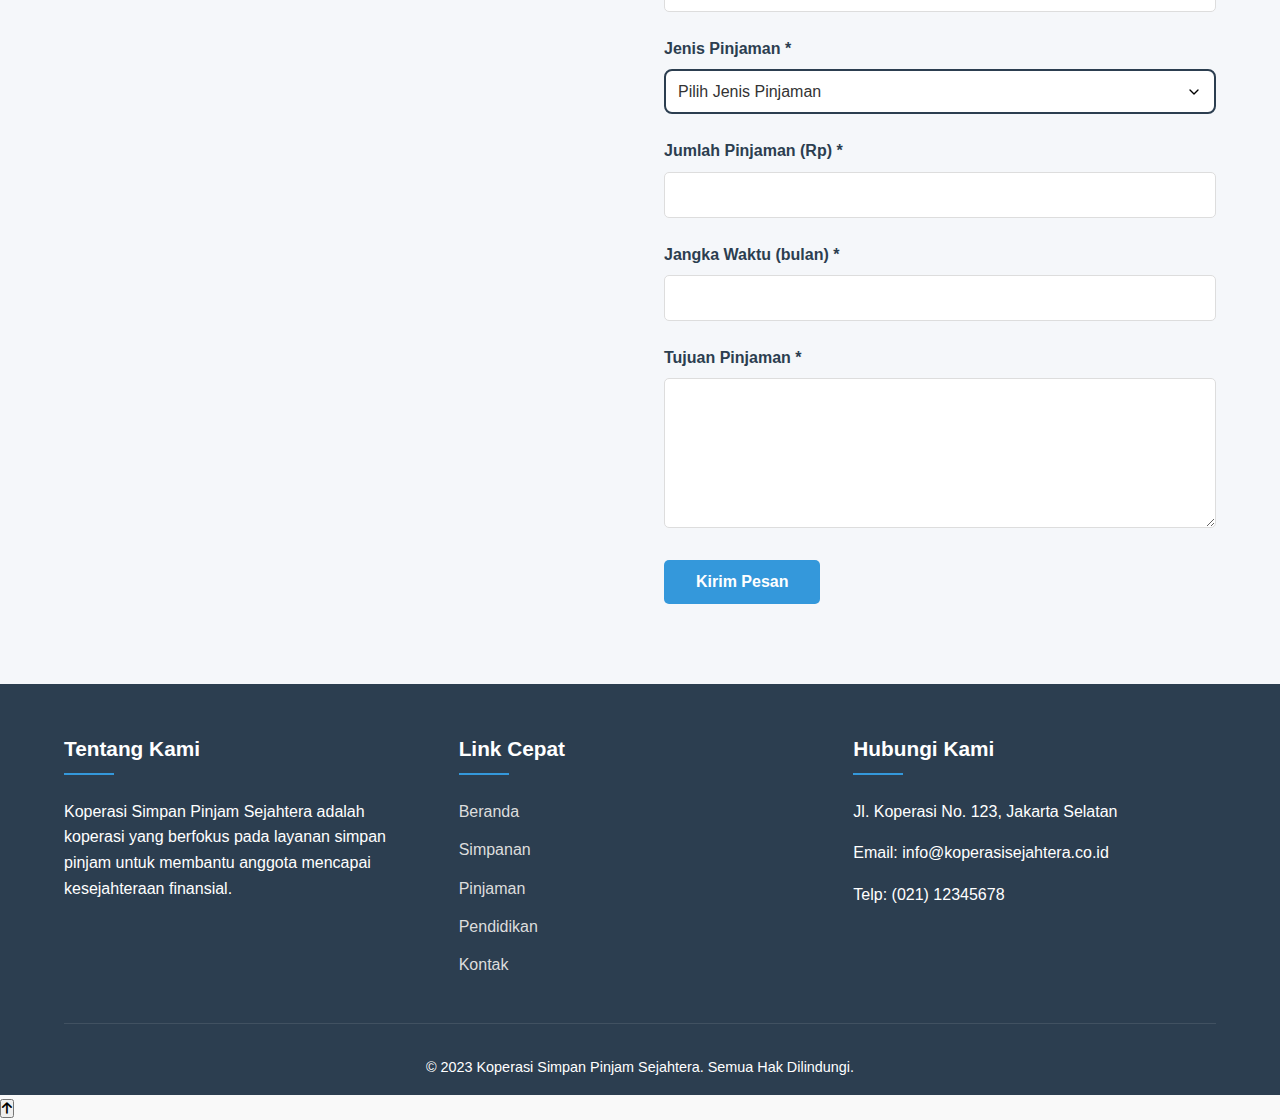
<file: pinjaman.html>
<!DOCTYPE html>
<html lang="id">
<head>
    <meta charset="UTF-8">
    <meta name="viewport" content="width=device-width, initial-scale=1.0">
    <title>Produk Pinjaman - Koperasi Sejahtera</title>
    <link rel="stylesheet" href="https://cdnjs.cloudflare.com/ajax/libs/font-awesome/6.0.0-beta3/css/all.min.css">
    <link rel="stylesheet" href="css/style.css">
    <link rel="stylesheet" href="css/pages.css">
</head>
<body>
    <!-- Header -->
    <header>
        <div class="container header-container">
            <div class="logo">
                <img src="images/logokmm.png" alt="Logo Koperasi">
                <h1>Koperasi Sejahtera</h1>
            </div>
            <button class="mobile-menu-btn" id="mobileMenuBtn">
                <i class="fas fa-bars"></i>
            </button>
            <nav id="mainNav">
                <ul>
                    <li><a href="index.html">Beranda</a></li>
                    <li><a href="simpanan.html">Simpanan</a></li>
                    <li><a href="pinjaman.html" class="active">Pinjaman</a></li>
                    <li><a href="pendidikan.html">Pendidikan</a></li>
                    <li><a href="index.html#contact">Kontak</a></li>
                </ul>
            </nav>
        </div>
    </header>

    <!-- Hero Section -->
    <section class="page-hero">
        <div class="container">
            <h1>Pinjaman</h1>
            <p>Solusi pembiayaan cepat dengan bunga kompetitif untuk berbagai kebutuhan</p>
        </div>
    </section>

    <!-- Product Content -->
    <section class="page-content">
        <div class="container product-detail">
            <div class="product-header">
                <div class="product-icon">
                    <i class="fas fa-hand-holding-usd"></i>
                </div>
                <div class="product-info">
                    <h2>Pinjaman Koperasi Sejahtera</h2>
                    <p>Bunga rendah dan proses mudah</p>
                </div>
            </div>

            <div class="product-description">
                <p>Kami menawarkan berbagai produk pinjaman dengan bunga kompetitif dan proses yang mudah. Mulai dari pinjaman modal usaha, pendidikan, hingga kebutuhan mendesak, kami siap membantu mewujudkan rencana finansial Anda dengan pembiayaan yang terjangkau.</p>
            </div>

            <div class="benefits">
                <h3>Keuntungan Pinjaman di Koperasi Kami</h3>
                <ul class="benefit-list">
                    <li>Bunga pinjaman lebih rendah dari bank dan lembaga keuangan lain</li>
                    <li>Proses pengajuan cepat, cair maksimal 3 hari kerja</li>
                    <li>Plafon pinjaman hingga Rp 500 juta</li>
                    <li>Jangka waktu fleksibel hingga 60 bulan</li>
                    <li>Tidak ada biaya administrasi bulanan</li>
                    <li>Pembayaran angsuran via transfer bank atau kantor koperasi</li>
                </ul>
            </div>

            <div class="how-it-works">
                <h3>Cara Mengajukan Pinjaman</h3>
                <div class="steps">
                    <div class="step">
                        <div class="step-number">1</div>
                        <h4>Pengajuan</h4>
                        <p>Isi formulir pengajuan pinjaman dan lampirkan dokumen</p>
                    </div>
                    <div class="step">
                        <div class="step-number">2</div>
                        <h4>Verifikasi</h4>
                        <p>Tim kami akan memverifikasi data dan dokumen Anda</p>
                    </div>
                    <div class="step">
                        <div class="step-number">3</div>
                        <h4>Survey</h4>
                        <p>Survey lokasi (untuk pinjaman di atas Rp 50 juta)</p>
                    </div>
                    <div class="step">
                        <div class="step-number">4</div>
                        <h4>Pencairan</h4>
                        <p>Dana akan dicairkan setelah persetujuan</p>
                    </div>
                </div>
            </div>

            <div class="requirements">
                <h3>Persyaratan Pengajuan</h3>
                <ul class="requirement-list">
                    <li>Fotokopi KTP</li>
                    <li>Fotokopi KK</li>
                    <li>Slip gaji/SKP/SIUP (untuk pinjaman usaha)</li>
                    <li>Rekening tabungan 3 bulan terakhir</li>
                    <li>Sudah menjadi anggota minimal 3 bulan</li>
                    <li>Memiliki simpanan wajib minimal Rp 500.000</li>
                </ul>
            </div>

            <div class="faq">
                <h3>Pertanyaan Umum</h3>
                <div class="accordion">
                    <div class="accordion-item">
                        <div class="accordion-header">
                            <h4>Berapa bunga pinjaman di Koperasi Sejahtera?</h4>
                            <i class="fas fa-chevron-down"></i>
                        </div>
                        <div class="accordion-content">
                            <p>Bunga pinjaman kami mulai dari 0.8% - 1.2% per bulan tergantung jenis pinjaman dan jangka waktu. Lebih rendah dari rata-rata bunga pinjaman di bank dan lembaga keuangan lain.</p>
                        </div>
                    </div>
                    <div class="accordion-item">
                        <div class="accordion-header">
                            <h4>Berapa plafon maksimal pinjaman?</h4>
                            <i class="fas fa-chevron-down"></i>
                        </div>
                        <div class="accordion-content">
                            <p>Plafon pinjaman reguler maksimal Rp 500 juta dengan jaminan. Untuk pinjaman tanpa jaminan maksimal Rp 50 juta tergantung kemampuan bayar dan riwayat simpanan Anda.</p>
                        </div>
                    </div>
                    <div class="accordion-item">
                        <div class="accordion-header">
                            <h4>Berapa lama proses pencairan pinjaman?</h4>
                            <i class="fas fa-chevron-down"></i>
                        </div>
                        <div class="accordion-content">
                            <p>Untuk pinjaman di bawah Rp 50 juta, proses maksimal 3 hari kerja setelah dokumen lengkap. Untuk pinjaman di atas Rp 50 juta membutuhkan waktu maksimal 7 hari kerja karena perlu proses survey.</p>
                        </div>
                    </div>
                </div>
            </div>
        </div>
    </section>

    <!-- CTA Section -->
    <section class="page-cta">
        <div class="container">
            <h3>Siap Mengajukan Pinjaman?</h3>
            <p>Ajukan pinjaman Anda sekarang dan dapatkan dana dengan proses mudah</p>
            <a href="#form-section" class="cta-button">Ajukan Sekarang</a>
        </div>
    </section>

    <!-- Form Section -->
    <section class="contact" id="form-section">
        <div class="container">
            <div class="section-title">
                <h2>Form Pengajuan Pinjaman</h2>
            </div>
            <div class="contact-container">
                <div class="contact-info">
                    <h3>Butuh Bantuan?</h3>
                    <div class="contact-details">
                        <div class="contact-item">
                            <div class="contact-icon">
                                <i class="fas fa-phone-alt"></i>
                            </div>
                            <div>
                                <p>(021) 12345678</p>
                                <p>0812-3456-7890 (WhatsApp)</p>
                            </div>
                        </div>
                        <div class="contact-item">
                            <div class="contact-icon">
                                <i class="fas fa-envelope"></i>
                            </div>
                            <div>
                                <p>pinjaman@koperasisejahtera.co.id</p>
                            </div>
                        </div>
                        <div class="contact-item">
                            <div class="contact-icon">
                                <i class="fas fa-clock"></i>
                            </div>
                            <div>
                                <p>Senin - Jumat: 08.00 - 16.00</p>
                                <p>Sabtu: 08.00 - 14.00</p>
                            </div>
                        </div>
                    </div>
                </div>
                <div class="contact-form">
                    <form class="product-form">
                        <div class="form-group">
                            <label for="name">Nama Lengkap</label>
                            <input type="text" id="name" name="name" required>
                        </div>
                        <div class="form-group">
                            <label for="email">Email</label>
                            <input type="email" id="email" name="email" required>
                        </div>
                        <div class="form-group">
                            <label for="phone">Nomor Telepon</label>
                            <input type="tel" id="phone" name="phone" required>
                        </div>
                        <div class="form-group">
                            <label for="product">Jenis Pinjaman</label>
                            <select id="product" name="product" required>
                                <option value="">Pilih Jenis Pinjaman</option>
                                <option value="usaha">Pinjaman Usaha</option>
                                <option value="pendidikan">Pinjaman Pendidikan</option>
                                <option value="konsumsi">Pinjaman Konsumsi</option>
                                <option value="mendesak">Pinjaman Kebutuhan Mendesak</option>
                            </select>
                        </div>
                        <div class="form-group">
                            <label for="amount">Jumlah Pinjaman (Rp)</label>
                            <input type="number" id="amount" name="amount" required>
                        </div>
                        <div class="form-group">
                            <label for="tenor">Jangka Waktu (bulan)</label>
                            <input type="number" id="tenor" name="tenor" min="1" max="60" required>
                        </div>
                        <div class="form-group">
                            <label for="message">Tujuan Pinjaman</label>
                            <textarea id="message" name="message" required></textarea>
                        </div>
                       <div class="submit-btn-container"> 
                        <button type="submit" class="submit-btn">Kirim Pesan</button>
                        </div>
                    </form>
                </div>
            </div>
        </div>
    </section>

    <!-- Footer -->
    <footer>
        <div class="container">
            <div class="footer-container">
                <div class="footer-col">
                    <h3>Tentang Kami</h3>
                    <p>Koperasi Simpan Pinjam Sejahtera adalah koperasi yang berfokus pada layanan simpan pinjam untuk membantu anggota mencapai kesejahteraan finansial.</p>
                </div>
                <div class="footer-col">
                    <h3>Link Cepat</h3>
                    <ul class="footer-links">
                        <li><a href="index.html">Beranda</a></li>
                        <li><a href="simpanan.html">Simpanan</a></li>
                        <li><a href="pinjaman.html">Pinjaman</a></li>
                        <li><a href="pendidikan.html">Pendidikan</a></li>
                        <li><a href="index.html#contact">Kontak</a></li>
                    </ul>
                </div>
                <div class="footer-col">
                    <h3>Hubungi Kami</h3>
                    <p>Jl. Koperasi No. 123, Jakarta Selatan</p>
                    <p>Email: info@koperasisejahtera.co.id</p>
                    <p>Telp: (021) 12345678</p>
                </div>
            </div>
            <div class="copyright">
                <p>&copy; 2023 Koperasi Simpan Pinjam Sejahtera. Semua Hak Dilindungi.</p>
            </div>
        </div>
    </footer>

    <script src="js/script.js"></script>
    <script src="js/pages.js"></script>
</body>
</html>
</file>
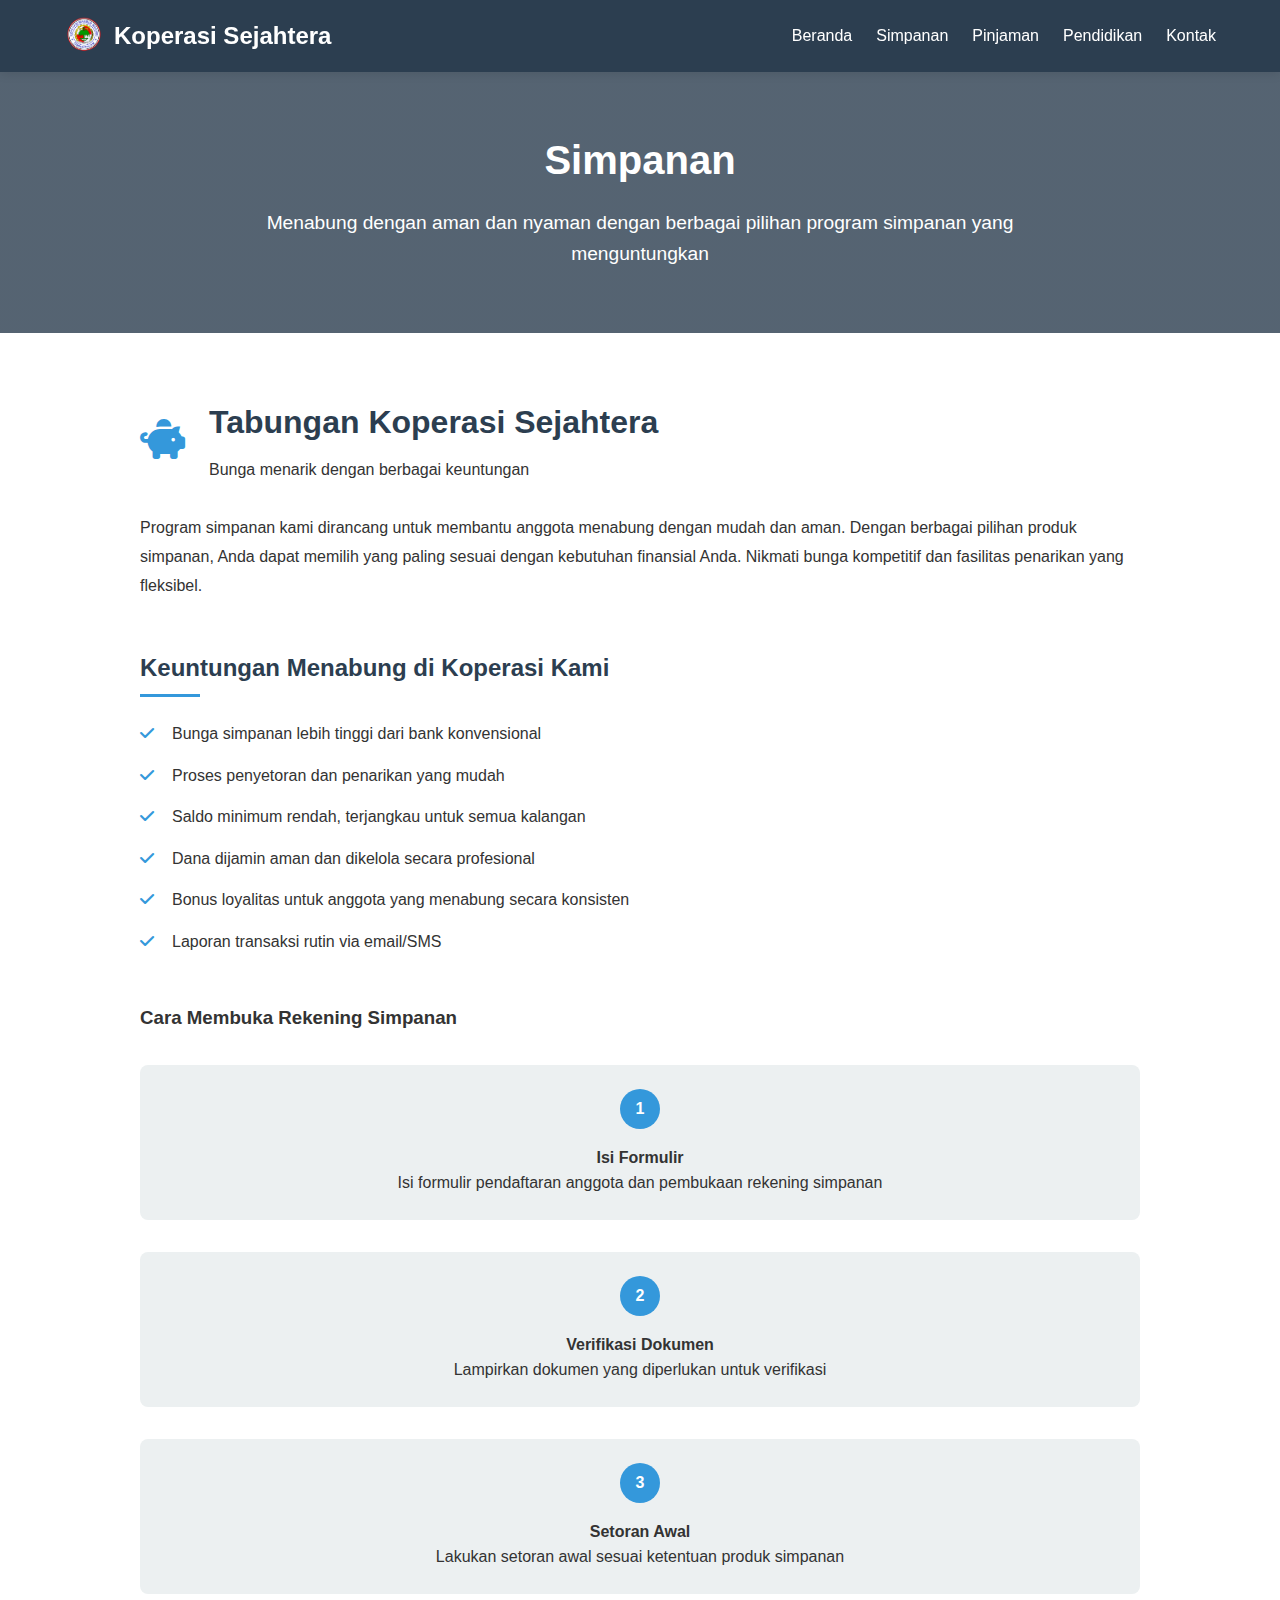
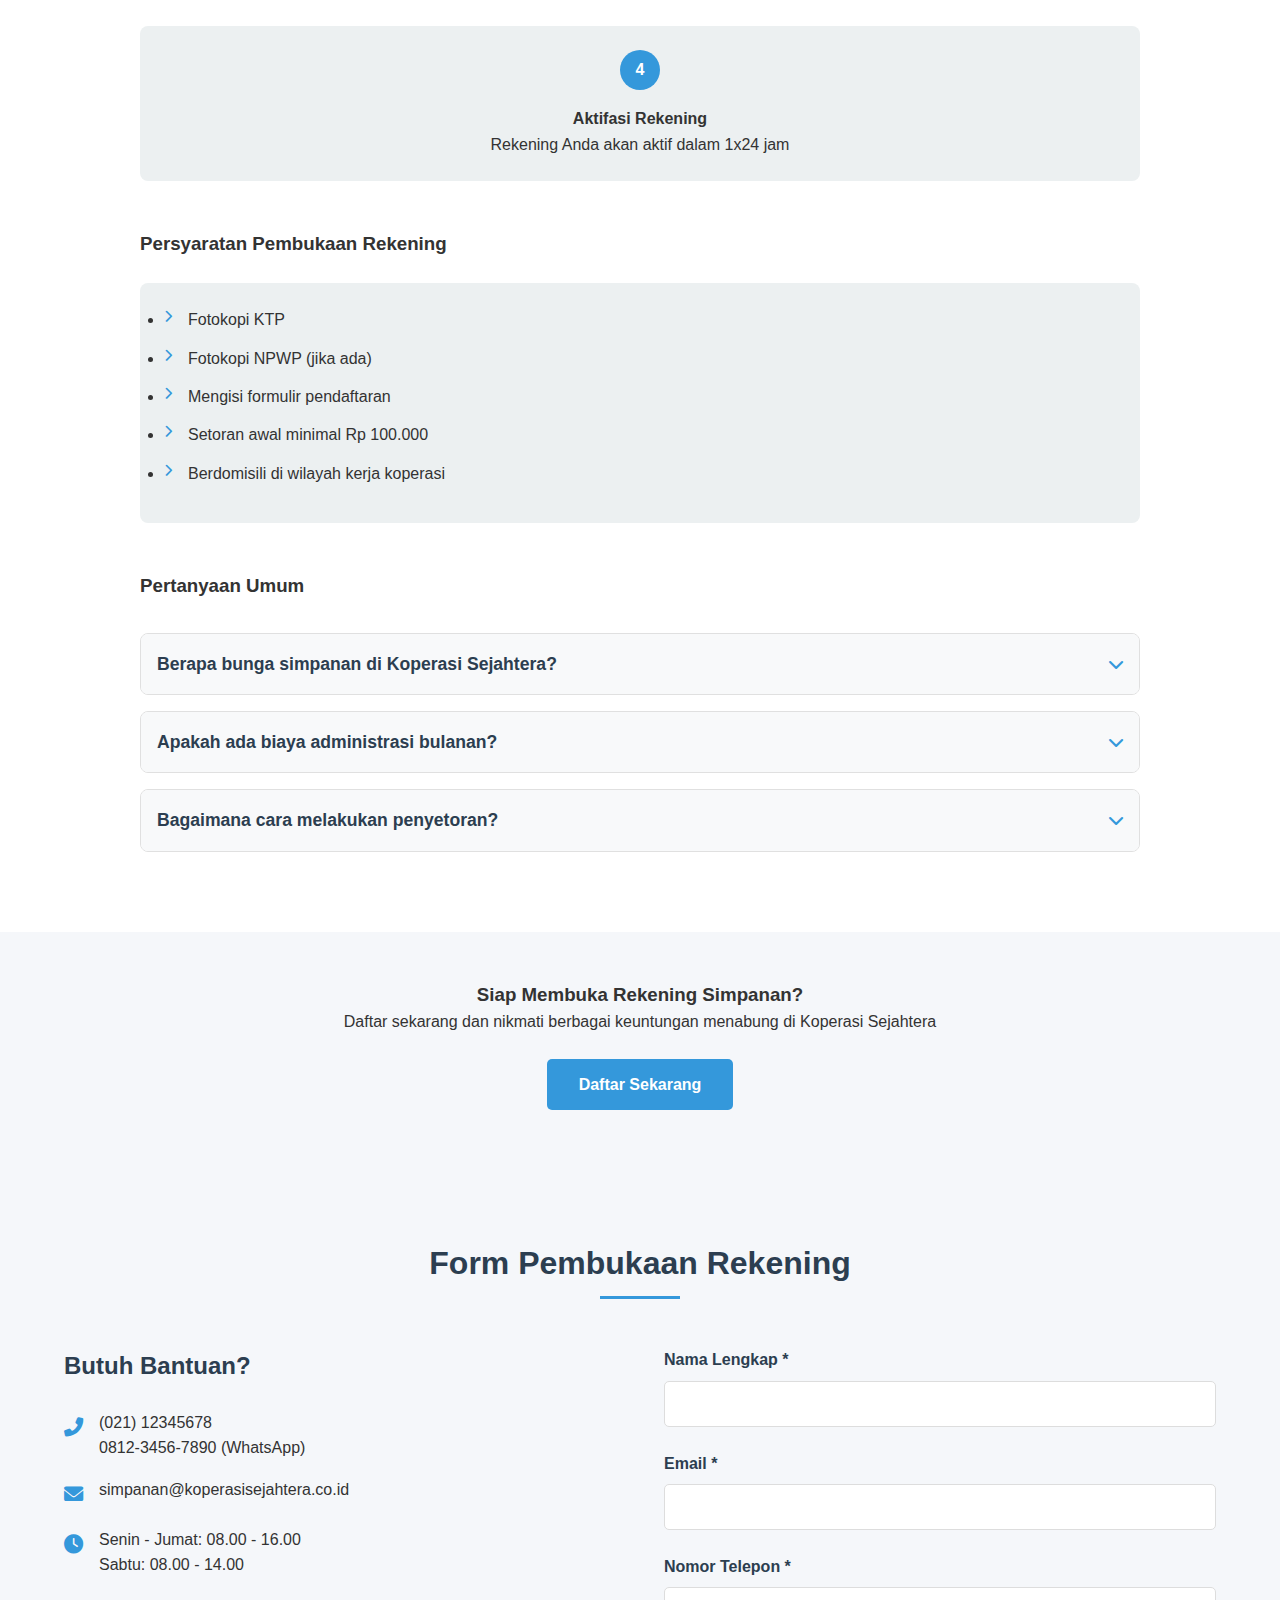
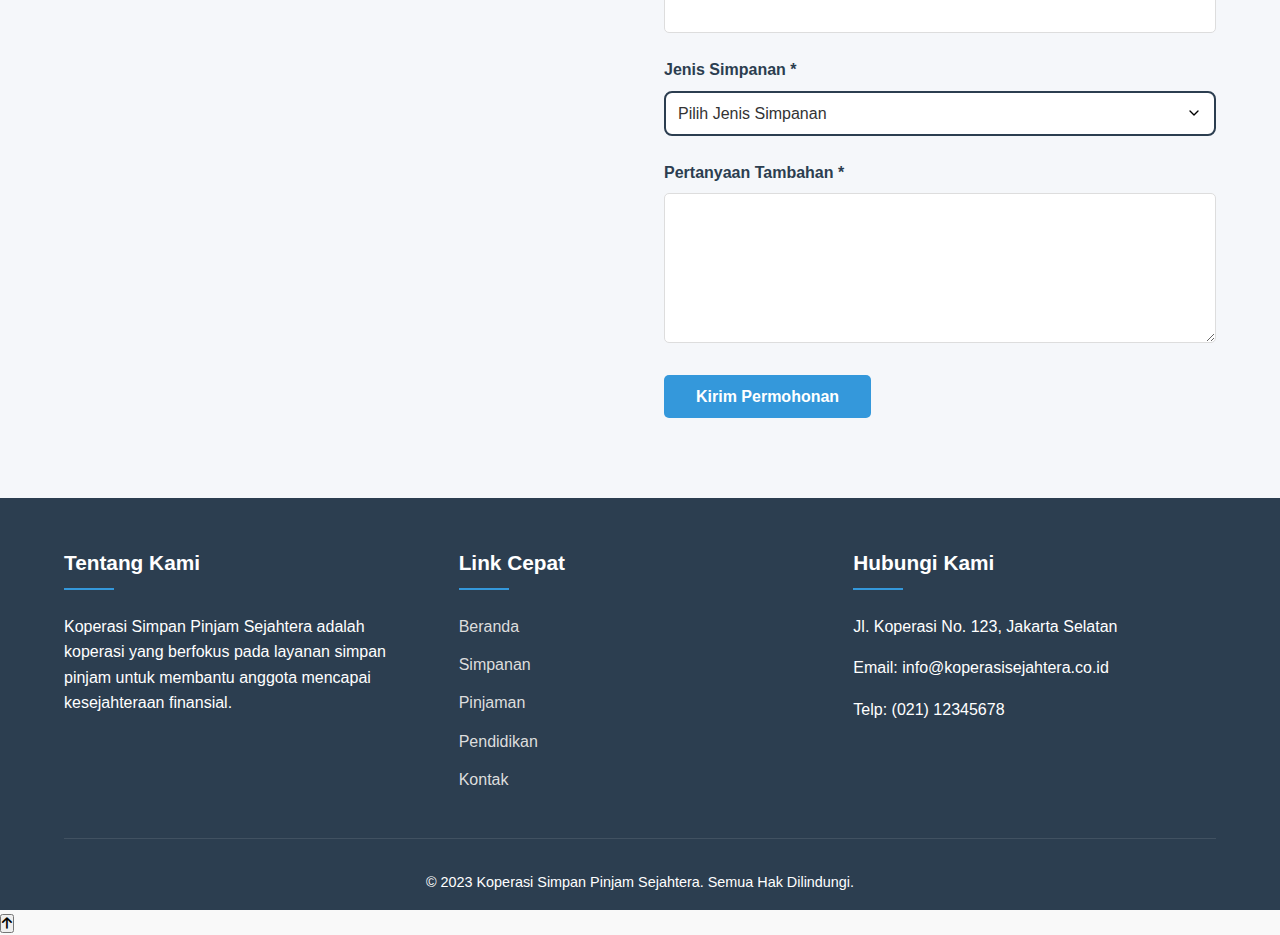
<file: simpanan.html>
<!DOCTYPE html>
<html lang="id">
<head>
    <meta charset="UTF-8">
    <meta name="viewport" content="width=device-width, initial-scale=1.0">
    <title>Produk Simpanan - Koperasi Sejahtera</title>
    <link rel="stylesheet" href="https://cdnjs.cloudflare.com/ajax/libs/font-awesome/6.0.0-beta3/css/all.min.css">
    <link rel="stylesheet" href="css/style.css">
    <link rel="stylesheet" href="css/pages.css">
</head>
<body>
    <!-- Header -->
    <header>
        <div class="container header-container">
            <div class="logo">
                <img src="images/logokmm.png" alt="Logo Koperasi">
                <h1>Koperasi Sejahtera</h1>
            </div>
            <button class="mobile-menu-btn" id="mobileMenuBtn">
                <i class="fas fa-bars"></i>
            </button>
            <nav id="mainNav">
                <ul>
                    <li><a href="index.html">Beranda</a></li>
                    <li><a href="simpanan.html" class="active">Simpanan</a></li>
                    <li><a href="pinjaman.html">Pinjaman</a></li>
                    <li><a href="pendidikan.html">Pendidikan</a></li>
                    <li><a href="index.html#contact">Kontak</a></li>
                </ul>
            </nav>
        </div>
    </header>

    <!-- Hero Section -->
    <section class="page-hero">
        <div class="container">
            <h1>Simpanan</h1>
            <p>Menabung dengan aman dan nyaman dengan berbagai pilihan program simpanan yang menguntungkan</p>
        </div>
    </section>

    <!-- Product Content -->
    <section class="page-content">
        <div class="container product-detail">
            <div class="product-header">
                <div class="product-icon">
                    <i class="fas fa-piggy-bank"></i>
                </div>
                <div class="product-info">
                    <h2>Tabungan Koperasi Sejahtera</h2>
                    <p>Bunga menarik dengan berbagai keuntungan</p>
                </div>
            </div>

            <div class="product-description">
                <p>Program simpanan kami dirancang untuk membantu anggota menabung dengan mudah dan aman. Dengan berbagai pilihan produk simpanan, Anda dapat memilih yang paling sesuai dengan kebutuhan finansial Anda. Nikmati bunga kompetitif dan fasilitas penarikan yang fleksibel.</p>
            </div>

            <div class="benefits">
                <h3>Keuntungan Menabung di Koperasi Kami</h3>
                <ul class="benefit-list">
                    <li>Bunga simpanan lebih tinggi dari bank konvensional</li>
                    <li>Proses penyetoran dan penarikan yang mudah</li>
                    <li>Saldo minimum rendah, terjangkau untuk semua kalangan</li>
                    <li>Dana dijamin aman dan dikelola secara profesional</li>
                    <li>Bonus loyalitas untuk anggota yang menabung secara konsisten</li>
                    <li>Laporan transaksi rutin via email/SMS</li>
                </ul>
            </div>

            <div class="how-it-works">
                <h3>Cara Membuka Rekening Simpanan</h3>
                <div class="steps">
                    <div class="step">
                        <div class="step-number">1</div>
                        <h4>Isi Formulir</h4>
                        <p>Isi formulir pendaftaran anggota dan pembukaan rekening simpanan</p>
                    </div>
                    <div class="step">
                        <div class="step-number">2</div>
                        <h4>Verifikasi Dokumen</h4>
                        <p>Lampirkan dokumen yang diperlukan untuk verifikasi</p>
                    </div>
                    <div class="step">
                        <div class="step-number">3</div>
                        <h4>Setoran Awal</h4>
                        <p>Lakukan setoran awal sesuai ketentuan produk simpanan</p>
                    </div>
                    <div class="step">
                        <div class="step-number">4</div>
                        <h4>Aktifasi Rekening</h4>
                        <p>Rekening Anda akan aktif dalam 1x24 jam</p>
                    </div>
                </div>
            </div>

            <div class="requirements">
                <h3>Persyaratan Pembukaan Rekening</h3>
                <ul class="requirement-list">
                    <li>Fotokopi KTP</li>
                    <li>Fotokopi NPWP (jika ada)</li>
                    <li>Mengisi formulir pendaftaran</li>
                    <li>Setoran awal minimal Rp 100.000</li>
                    <li>Berdomisili di wilayah kerja koperasi</li>
                </ul>
            </div>

            <div class="faq">
                <h3>Pertanyaan Umum</h3>
                <div class="accordion">
                    <div class="accordion-item">
                        <div class="accordion-header">
                            <h4>Berapa bunga simpanan di Koperasi Sejahtera?</h4>
                            <i class="fas fa-chevron-down"></i>
                        </div>
                        <div class="accordion-content">
                            <p>Bunga simpanan kami bervariasi mulai dari 5% - 7% per tahun tergantung jenis simpanan dan jangka waktu. Lebih tinggi dari rata-rata bunga tabungan di bank konvensional.</p>
                        </div>
                    </div>
                    <div class="accordion-item">
                        <div class="accordion-header">
                            <h4>Apakah ada biaya administrasi bulanan?</h4>
                            <i class="fas fa-chevron-down"></i>
                        </div>
                        <div class="accordion-content">
                            <p>Tidak ada biaya administrasi bulanan untuk semua produk simpanan kami. Anda hanya dikenakan biaya materai saat penarikan sesuai ketentuan perpajakan yang berlaku.</p>
                        </div>
                    </div>
                    <div class="accordion-item">
                        <div class="accordion-header">
                            <h4>Bagaimana cara melakukan penyetoran?</h4>
                            <i class="fas fa-chevron-down"></i>
                        </div>
                        <div class="accordion-content">
                            <p>Anda bisa melakukan penyetoran melalui kantor koperasi, transfer bank, atau melalui agen koperasi di wilayah Anda. Kami juga menyediakan layanan mobile banking untuk kemudahan transaksi.</p>
                        </div>
                    </div>
                </div>
            </div>
        </div>
    </section>

    <!-- CTA Section -->
    <section class="page-cta">
        <div class="container">
            <h3>Siap Membuka Rekening Simpanan?</h3>
            <p>Daftar sekarang dan nikmati berbagai keuntungan menabung di Koperasi Sejahtera</p>
            <a href="#form-section" class="cta-button">Daftar Sekarang</a>
        </div>
    </section>

    <!-- Form Section -->
    <section class="contact" id="form-section">
        <div class="container">
            <div class="section-title">
                <h2>Form Pembukaan Rekening</h2>
            </div>
            <div class="contact-container">
                <div class="contact-info">
                    <h3>Butuh Bantuan?</h3>
                    <div class="contact-details">
                        <div class="contact-item">
                            <div class="contact-icon">
                                <i class="fas fa-phone-alt"></i>
                            </div>
                            <div>
                                <p>(021) 12345678</p>
                                <p>0812-3456-7890 (WhatsApp)</p>
                            </div>
                        </div>
                        <div class="contact-item">
                            <div class="contact-icon">
                                <i class="fas fa-envelope"></i>
                            </div>
                            <div>
                                <p>simpanan@koperasisejahtera.co.id</p>
                            </div>
                        </div>
                        <div class="contact-item">
                            <div class="contact-icon">
                                <i class="fas fa-clock"></i>
                            </div>
                            <div>
                                <p>Senin - Jumat: 08.00 - 16.00</p>
                                <p>Sabtu: 08.00 - 14.00</p>
                            </div>
                        </div>
                    </div>
                </div>
                <div class="contact-form">
                    <form class="product-form">
                        <div class="form-group">
                            <label for="name">Nama Lengkap</label>
                            <input type="text" id="name" name="name" required>
                        </div>
                        <div class="form-group">
                            <label for="email">Email</label>
                            <input type="email" id="email" name="email" required>
                        </div>
                        <div class="form-group">
                            <label for="phone">Nomor Telepon</label>
                            <input type="tel" id="phone" name="phone" required>
                        </div>
                        <div class="form-group">
                            <label for="product">Jenis Simpanan</label>
                            <select id="product" name="product" required>
                                <option value="">Pilih Jenis Simpanan</option>
                                <option value="tabungan">Tabungan Reguler</option>
                                <option value="deposito">Deposito</option>
                                <option value="sukarela">Simpanan Sukarela</option>
                                <option value="berjangka">Simpanan Berjangka</option>
                            </select>
                        </div>
                        <div class="form-group">
                            <label for="message">Pertanyaan Tambahan</label>
                            <textarea id="message" name="message"></textarea>
                        </div>
                        <button type="submit" class="submit-btn">Kirim Permohonan</button>
                    </form>
                </div>
            </div>
        </div>
    </section>

    <!-- Footer -->
    <footer>
        <div class="container">
            <div class="footer-container">
                <div class="footer-col">
                    <h3>Tentang Kami</h3>
                    <p>Koperasi Simpan Pinjam Sejahtera adalah koperasi yang berfokus pada layanan simpan pinjam untuk membantu anggota mencapai kesejahteraan finansial.</p>
                </div>
                <div class="footer-col">
                    <h3>Link Cepat</h3>
                    <ul class="footer-links">
                        <li><a href="index.html">Beranda</a></li>
                        <li><a href="simpanan.html">Simpanan</a></li>
                        <li><a href="pinjaman.html">Pinjaman</a></li>
                        <li><a href="pendidikan.html">Pendidikan</a></li>
                        <li><a href="index.html#contact">Kontak</a></li>
                    </ul>
                </div>
                <div class="footer-col">
                    <h3>Hubungi Kami</h3>
                    <p>Jl. Koperasi No. 123, Jakarta Selatan</p>
                    <p>Email: info@koperasisejahtera.co.id</p>
                    <p>Telp: (021) 12345678</p>
                </div>
            </div>
            <div class="copyright">
                <p>&copy; 2023 Koperasi Simpan Pinjam Sejahtera. Semua Hak Dilindungi.</p>
            </div>
        </div>
    </footer>

    <script src="js/script.js"></script>
    <script src="js/pages.js"></script>
</body>
</html>
</file>
<file: css/pages.css>
/*  Page  */
.page-hero {
    background: linear-gradient(rgba(44, 62, 80, 0.8), rgba(44, 62, 80, 0.8));
    color: white;
    padding: 8rem 0 4rem;
    text-align: center;
}

.page-hero h1 {
    font-size: 2.5rem;
    margin-bottom: 1rem;
}

.page-hero p {
    font-size: 1.2rem;
    max-width: 800px;
    margin: 0 auto;
}

.page-content {
    padding: 4rem 0;
    background-color: white;
}

/* Product Detail  */
.product-detail {
    max-width: 1000px;
    margin: 0 auto;
}

.product-header {
    display: flex;
    align-items: center;
    margin-bottom: 2rem;
}

.product-icon {
    font-size: 2.5rem;
    color: var(--secondary-color);
    margin-right: 1.5rem;
}

.product-info h2 {
    font-size: 2rem;
    color: var(--primary-color);
    margin-bottom: 0.5rem;
}

.product-description {
    margin-bottom: 3rem;
    line-height: 1.8;
}

/* Benefit List */
.benefits {
    margin: 3rem 0;
}

.benefits h3 {
    font-size: 1.5rem;
    color: var(--primary-color);
    margin-bottom: 1.5rem;
    position: relative;
    padding-bottom: 10px;
}

.benefits h3::after {
    content: '';
    position: absolute;
    bottom: 0;
    left: 0;
    width: 60px;
    height: 3px;
    background-color: var(--secondary-color);
}

.benefit-list {
    list-style-type: none;
}

.benefit-list li {
    margin-bottom: 1rem;
    padding-left: 2rem;
    position: relative;
}

.benefit-list li::before {
    content: '\f00c';
    font-family: 'Font Awesome 6 Free';
    font-weight: 900;
    color: var(--secondary-color);
    position: absolute;
    left: 0;
}

/* How  */
.how-it-works {
    margin: 3rem 0;
}

.steps {
    display: grid;
    grid-template-columns: auto;
    gap: 2rem;
    margin-top: 2rem;
}

.step {
    background-color: var(--light-color);
    padding: 1.5rem;
    border-radius: 8px;
    text-align: center;
    transition: transform 0.3s;
}

.step:hover {
    transform: translateY(-5px);
}

.step-number {
    display: inline-block;
    width: 40px;
    height: 40px;
    background-color: var(--secondary-color);
    color: white;
    border-radius: 50%;
    line-height: 40px;
    font-weight: bold;
    margin-bottom: 1rem;
}

/* Requirements */
.requirements {
    margin: 3rem 0;
}

.requirement-list {
    background-color: var(--light-color);
    padding: 1.5rem;
    border-radius: 8px;
    margin-top: 1.5rem;
}

.requirement-list li {
    margin-bottom: 0.8rem;
    padding-left: 1.5rem;
    position: relative;
}

.requirement-list li::before {
    content: '\f054';
    font-family: 'Font Awesome 6 Free';
    font-weight: 900;
    color: var(--secondary-color);
    position: absolute;
    left: 0;
    font-size: 0.8rem;
}

.schedule-item {
    background-color: white;
    border: 1px solid #e0e0e0;
    border-radius: 8px;
    padding: 1.5rem;
    margin-bottom: 1.5rem;
    box-shadow: 0 2px 4px rgba(0,0,0,0.1);
    transition: transform 0.3s, box-shadow 0.3s;
}

.schedule-item:hover {
    transform: translateY(-2px);
    box-shadow: 0 4px 8px rgba(0,0,0,0.15);
}

.schedule-item:last-child {
    margin-bottom: 0;
}

.schedule-item h4 {
    color: var(--primary-color);
    font-size: 1.2rem;
    margin-bottom: 1rem;
    border-bottom: 2px solid var(--secondary-color);
    padding-bottom: 0.5rem;
}

.schedule-item p {
    margin-bottom: 0.5rem;
    line-height: 1.6;
    color: #555;
}

.schedule-item p:last-child {
    margin-bottom: 0;
}

.schedule-item strong {
    color: var(--primary-color);
    font-weight: 600;
}

/* CTA Section */
.page-cta {
    text-align: center;
    padding: 3rem 0;
    background-color: #f5f7fa;
}

.page-cta .cta-button {
    display: inline-block;
    background-color: var(--secondary-color);
    color: white;
    padding: 0.8rem 2rem;
    border-radius: 5px;
    text-decoration: none;
    font-weight: 600;
    transition: background-color 0.3s;
    margin-top: 1.5rem;
}

.page-cta .cta-button:hover {
    background-color: #2980b9;
}

.accordion {
    margin-top: 2rem;
}

.accordion-item {
    border: 1px solid #e0e0e0;
    margin-bottom: 1rem;
    border-radius: 8px;
    overflow: hidden;
}

.accordion-header {
    background-color: #f8f9fa;
    padding: 1rem;
    cursor: pointer;
    display: flex;
    justify-content: space-between;
    align-items: center;
    transition: background-color 0.3s;
}

.accordion-header:hover {
    background-color: #e9ecef;
}

.accordion-header h4 {
    margin: 0;
    font-size: 1.1rem;
    color: var(--primary-color);
}

.accordion-header i {
    color: var(--secondary-color);
    transition: transform 0.3s;
}

.accordion-item.active .accordion-header i {
    transform: rotate(180deg);
}

.accordion-content {
    overflow: hidden;
    transition: max-height 0.3s ease-out;
    max-height: 0;
}

.accordion-item.active .accordion-content {
    max-height: 1000px;
}

.accordion-content p {
    padding: 1rem;
    margin: 0;
    line-height: 1.6;
}

/* Form Select Styling */
select#program,
select#member,
select#product {
    width: 100%;
    padding: 0.75rem;
    font-size: 1rem;
    border: 2px solid #e0e0e0;
    border-radius: 8px;
    background-color: white;
    color: #333;
    cursor: pointer;
    transition: border-color 0.3s, box-shadow 0.3s;
    appearance: none;
    background-image: url('data:image/svg+xml;utf8,<svg xmlns="http://www.w3.org/2000/svg" viewBox="0 0 24 24" fill="none" stroke="currentColor" stroke-width="2" stroke-linecap="round" stroke-linejoin="round"><polyline points="6,9 12,15 18,9"></polyline></svg>');
    background-repeat: no-repeat;
    background-position: right 0.75rem center;
    background-size: 1rem;
    padding-right: 2.5rem;
}

select#program:focus,
select#member:focus,
select#product:focus {
    outline: none;
    border-color: #3498db;
    box-shadow: 0 0 0 3px rgba(52, 152, 219, 0.1);
}

select#program:hover,
select#member:hover,
select#product:hover {
    border-color: #3498db;
}

select#program option,
select#member option,
select#product option {
    padding: 0.5rem;
    font-size: 0.95rem;
    line-height: 1.4;
}

select#program option:first-child,
select#member option:first-child,
select#product option:first-child {
    color: #999;
    font-style: italic;
}

.form-group {
    margin-bottom: 1.5rem;
}

.form-group label {
    display: block;
    margin-bottom: 0.5rem;
    font-weight: 600;
    color: #2c3e50;
}

.form-group label::after {
    content: ' *';
    color: #2c3e50;
}

select#program:invalid,
select#member:invalid,
select#product:invalid {
    border-color: #2c3e50;
}

select#program:invalid:focus,
select#member:invalid:focus,
select#product:invalid:focus {
    box-shadow: 0 0 0 3px rgba(231, 76, 60, 0.1);
}

/* ini untuk responsive */
@media (max-width: 768px) {
    .page-hero {
        padding: 7rem 0 3rem;
    }
    .page-hero h1 {
        font-size: 2rem;
    }
    .product-header {
        flex-direction: column;
        text-align: center;
    }
    .product-icon {
        margin-right: 0;
        margin-bottom: 1rem;
    }
    select#program,
    select#member,
    select#product {
        font-size: 0.9rem;
        padding: 0.6rem;
        padding-right: 2rem;
        background-size: 0.8rem;
        background-position: right 0.6rem center;
    }
    .schedule-item {
        padding: 1rem;
    }
    .schedule-item h4 {
        font-size: 1.1rem;
    }
}

@media (max-width: 576px) {
    .page-hero h1 {
        font-size: 1.8rem;
    }
    .page-hero p {
        font-size: 1rem;
    }
    .schedule-item {
        padding: 0.8rem;
    }
    .schedule-item h4 {
        font-size: 1rem;
    }
}

@media (max-width: 300px) {
    .page-hero h1 {
        font-size: 1.4rem;
    }
    .page-hero p {
        font-size: 0.9rem;
    }
    .product-info h2 {
        font-size: 1.5rem;
    }
    .step {
        padding: 1rem;
    }
    .step-number {
        width: 30px;
        height: 30px;
        line-height: 30px;
        font-size: 0.9rem;
    }
    .accordion-header h4 {
        font-size: 1rem;
    }
}

@media (max-width: 240px) {
    .page-hero h1 {
        font-size: 1.2rem;
    }
    .page-hero p {
        font-size: 0.8rem;
    }
    .product-header {
        flex-direction: column;
    }
    .product-icon {
        font-size: 1.8rem;
        margin-bottom: 0.5rem;
    }
    .product-info h2 {
        font-size: 1.2rem;
    }
    .step {
        padding: 0.8rem;
    }
    .step-number {
        width: 25px;
        height: 25px;
        line-height: 25px;
        font-size: 0.8rem;
    }
    .requirement-list li::before {
        display: none;
    }
    .accordion-header h4 {
        font-size: 0.9rem;
    }
    .accordion-header i {
        font-size: 0.8rem;
    }
    select#product {
        font-size: 0.8rem;
        padding: 0.5rem;
    }
    .cta-button {
        padding: 0.6rem 1rem;
        font-size: 0.85rem;
    }
}
</file>
<file: css/style.css>
/* Reset CSS */
* {
    margin: 0;
    padding: 0;
    box-sizing: border-box;
    font-family: 'Segoe UI', Tahoma, Geneva, Verdana, sans-serif;
}

:root {
    --primary-color: #2c3e50;
    --secondary-color: #3498db;
    --accent-color: #e74c3c;
    --light-color: #ecf0f1;
    --dark-color: #2c3e50;
}

body {
    line-height: 1.6;
    color: #333;
    background-color: #f9f9f9;
}

/* Header */
header {
    background-color: var(--primary-color);
    color: white;
    padding: 1rem 0;
    position: fixed;
    width: 100%;
    top: 0;
    z-index: 1000;
    box-shadow: 0 2px 10px rgba(0, 0, 0, 0.1);
}

.container {
    width: 90%;
    max-width: 1200px;
    margin: 0 auto;
}

.header-container {
    display: flex;
    justify-content: space-between;
    align-items: center;
}

.logo {
    display: flex;
    align-items: center;
}

.logo img {
    height: 40px;
    margin-right: 10px;
}

.logo h1 {
    font-size: 1.5rem;
    font-weight: 700;
}

nav ul {
    display: flex;
    list-style: none;
}

nav ul li {
    margin-left: 1.5rem;
}

nav ul li a {
    color: white;
    text-decoration: none;
    font-weight: 500;
    transition: color 0.3s;
}

nav ul li a:hover {
    color: var(--secondary-color);
}

.mobile-menu-btn {
    display: none;
    background: none;
    border: none;
    color: white;
    font-size: 1.5rem;
    cursor: pointer;
}

/* Hero Section */
.hero {
    position: relative;
    color: white;
    padding: 10rem 0 5rem;
    text-align: center;
    overflow: hidden;
}

.hero-image-container {
    position: absolute;
    top: 0;
    left: 0;
    width: 100%;
    height: 100%;
    z-index: -1;
}

.hero-image {
    width: 100%;
    height: 100%;
    object-fit: cover;
}

.hero-overlay {
    position: absolute;
    top: 0;
    left: 0;
    width: 100%;
    height: 100%;
    background: rgba(44, 62, 80, 0.8);
}

.hero-content {
    position: relative;
    z-index: 1;
}

.hero h2 {
    font-size: 2.5rem;
    margin-bottom: 1rem;
}

.hero p {
    font-size: 1.2rem;
    max-width: 700px;
    margin: 0 auto 2rem;
}

.cta-button {
    display: inline-block;
    background-color: var(--secondary-color);
    color: white;
    padding: 0.8rem 2rem;
    border-radius: 5px;
    text-decoration: none;
    font-weight: 600;
    transition: background-color 0.3s;
}

.cta-button:hover {
    background-color: #2980b9;
}
/* Features Section */
.features {
    padding: 5rem 0;
    background-color: white;
}

.section-title {
    text-align: center;
    margin-bottom: 3rem;
}

.section-title h2 {
    font-size: 2rem;
    color: var(--primary-color);
    position: relative;
    display: inline-block;
    padding-bottom: 10px;
}

.section-title h2::after {
    content: '';
    position: absolute;
    bottom: 0;
    left: 50%;
    transform: translateX(-50%);
    width: 80px;
    height: 3px;
    background-color: var(--secondary-color);
}

.features-grid {
    display: grid;
    grid-template-columns: repeat(auto-fit, minmax(300px, 1fr));
    gap: 2rem;
}

.feature-card {
    background-color: var(--light-color);
    padding: 2rem;
    border-radius: 8px;
    text-align: center;
    transition: transform 0.3s, box-shadow 0.3s;
}

.feature-card:hover {
    transform: translateY(-10px);
    box-shadow: 0 10px 20px rgba(0, 0, 0, 0.1);
}

.feature-icon {
    font-size: 3rem;
    color: var(--secondary-color);
    margin-bottom: 1rem;
}

.feature-card h3 {
    font-size: 1.5rem;
    margin-bottom: 1rem;
    color: var(--primary-color);
}

/* Services Section */
.services {
    padding: 5rem 0;
    background-color: #f5f7fa;
}

.services-grid {
    display: grid;
    grid-template-columns: repeat(auto-fit, minmax(300px, 1fr));
    gap: 2rem;
}

.service-card {
    background-color: white;
    border-radius: 8px;
    overflow: hidden;
    box-shadow: 0 5px 15px rgba(0, 0, 0, 0.1);
    transition: transform 0.3s;
}

.service-card:hover {
    transform: translateY(-10px);
}

.service-img {
    height: 200px;
    overflow: hidden;
}

.service-img img {
    width: 100%;
    height: 100%;
    object-fit: cover;
    transition: transform 0.5s;
}

.service-card:hover .service-img img {
    transform: scale(1.1);
}

.service-content {
    padding: 1.5rem;
}

.service-content h3 {
    font-size: 1.3rem;
    margin-bottom: 0.5rem;
    color: var(--primary-color);
}

.service-content p {
    margin-bottom: 1rem;
    color: #666;
}

.learn-more {
    display: inline-block;
    color: var(--secondary-color);
    font-weight: 600;
    text-decoration: none;
    transition: color 0.3s;
}

.learn-more:hover {
    color: var(--primary-color);
}

/* Testimonials */
.testimonials {
    padding: 5rem 0;
    background-color: white;
}

.testimonial-slider {
    max-width: 800px;
    margin: 0 auto;
    position: relative;
}

.testimonial {
    background-color: var(--light-color);
    padding: 2rem;
    border-radius: 8px;
    text-align: center;
    display: none;
}

.testimonial.active {
    display: block;
    animation: fadeIn 0.5s ease-in-out;
}

@keyframes fadeIn {
    from { opacity: 0; }
    to { opacity: 1; }
}

.testimonial-text {
    font-style: italic;
    margin-bottom: 1.5rem;
    position: relative;
}

.testimonial-text::before,
.testimonial-text::after {
    content: '"';
    font-size: 2rem;
    color: var(--secondary-color);
    opacity: 0.5;
}

.testimonial-author {
    display: flex;
    align-items: center;
    justify-content: center;
}

.author-img {
    width: 60px;
    height: 60px;
    border-radius: 50%;
    overflow: hidden;
    margin-right: 1rem;
}

.author-img img {
    width: 100%;
    height: 100%;
    object-fit: cover;
}

.author-info h4 {
    font-size: 1.1rem;
    color: var(--primary-color);
}

.author-info p {
    color: #666;
    font-size: 0.9rem;
}

.slider-controls {
    display: flex;
    justify-content: center;
    margin-top: 2rem;
}

.slider-dot {
    width: 12px;
    height: 12px;
    border-radius: 50%;
    background-color: #ccc;
    margin: 0 5px;
    cursor: pointer;
    transition: background-color 0.3s;
}

.slider-dot.active {
    background-color: var(--secondary-color);
}

/* Contact Section */
.contact {
    padding: 5rem 0;
    background-color: #f5f7fa;
}

.contact-container {
    display: grid;
    grid-template-columns: repeat(auto-fit, minmax(300px, 1fr));
    gap: 3rem;
}

.contact-info h3 {
    font-size: 1.5rem;
    color: var(--primary-color);
    margin-bottom: 1.5rem;
}

.contact-details {
    margin-bottom: 2rem;
}

.contact-item {
    display: flex;
    align-items: flex-start;
    margin-bottom: 1rem;
}

.contact-icon {
    font-size: 1.2rem;
    color: var(--secondary-color);
    margin-right: 1rem;
    margin-top: 3px;
}

.social-links {
    display: flex;
    gap: 1rem;
}

.social-link {
    display: flex;
    align-items: center;
    justify-content: center;
    width: 40px;
    height: 40px;
    background-color: var(--primary-color);
    color: white;
    border-radius: 50%;
    transition: background-color 0.3s;
}

.social-link:hover {
    background-color: var(--secondary-color);
}

.contact-form .form-group {
    margin-bottom: 1.5rem;
}

.contact-form label {
    display: block;
    margin-bottom: 0.5rem;
    font-weight: 600;
    color: var(--primary-color);
}

.contact-form input,
.contact-form textarea {
    width: 100%;
    padding: 0.8rem;
    border: 1px solid #ddd;
    border-radius: 5px;
    font-size: 1rem;
}

.contact-form textarea {
    height: 150px;
    resize: vertical;
}

.submit-btn {
    background-color: var(--secondary-color);
    color: white;
    border: none;
    padding: 0.8rem 2rem;
    border-radius: 5px;
    font-size: 1rem;
    font-weight: 600;
    cursor: pointer;
    transition: background-color 0.3s;
}

.submit-btn:hover {
    background-color: #2980b9;
}

/* Footer */
footer {
    background-color: var(--primary-color);
    color: white;
    padding: 3rem 0 1rem;
}

.footer-container {
    display: grid;
    grid-template-columns: repeat(auto-fit, minmax(250px, 1fr));
    gap: 2rem;
    margin-bottom: 2rem;
}

.footer-col h3 {
    font-size: 1.3rem;
    margin-bottom: 1.5rem;
    position: relative;
    padding-bottom: 10px;
}

.footer-col h3::after {
    content: '';
    position: absolute;
    bottom: 0;
    left: 0;
    width: 50px;
    height: 2px;
    background-color: var(--secondary-color);
}

.footer-col p {
    margin-bottom: 1rem;
}

.footer-links {
    list-style: none;
}

.footer-links li {
    margin-bottom: 0.8rem;
}

.footer-links a {
    color: #ddd;
    text-decoration: none;
    transition: color 0.3s;
}

.footer-links a:hover {
    color: var(--secondary-color);
}

.copyright {
    text-align: center;
    padding-top: 2rem;
    border-top: 1px solid rgba(255, 255, 255, 0.1);
    font-size: 0.9rem;
}

/* Responsive Styles */
@media (max-width: 768px) {
    .header-container {
        flex-direction: column;
        text-align: center;
    }

    .logo {
        margin-bottom: 1rem;
    }

    nav ul {
        flex-direction: column;
        align-items: center;
    }

    nav ul li {
        margin: 0.5rem 0;
    }

    .hero {
        padding: 8rem 0 3rem;
    }

    .hero h2 {
        font-size: 2rem;
    }

    .section-title h2 {
        font-size: 1.8rem;
    }
}

@media (max-width: 576px) {
    .mobile-menu-btn {
        display: block;
    }

    nav {
        display: none;
        width: 100%;
        margin-top: 1rem;
    }

    nav.active {
        display: block;
    }

    .hero h2 {
        font-size: 1.8rem;
    }

    .hero p {
        font-size: 1rem;
    }
}
</file>
